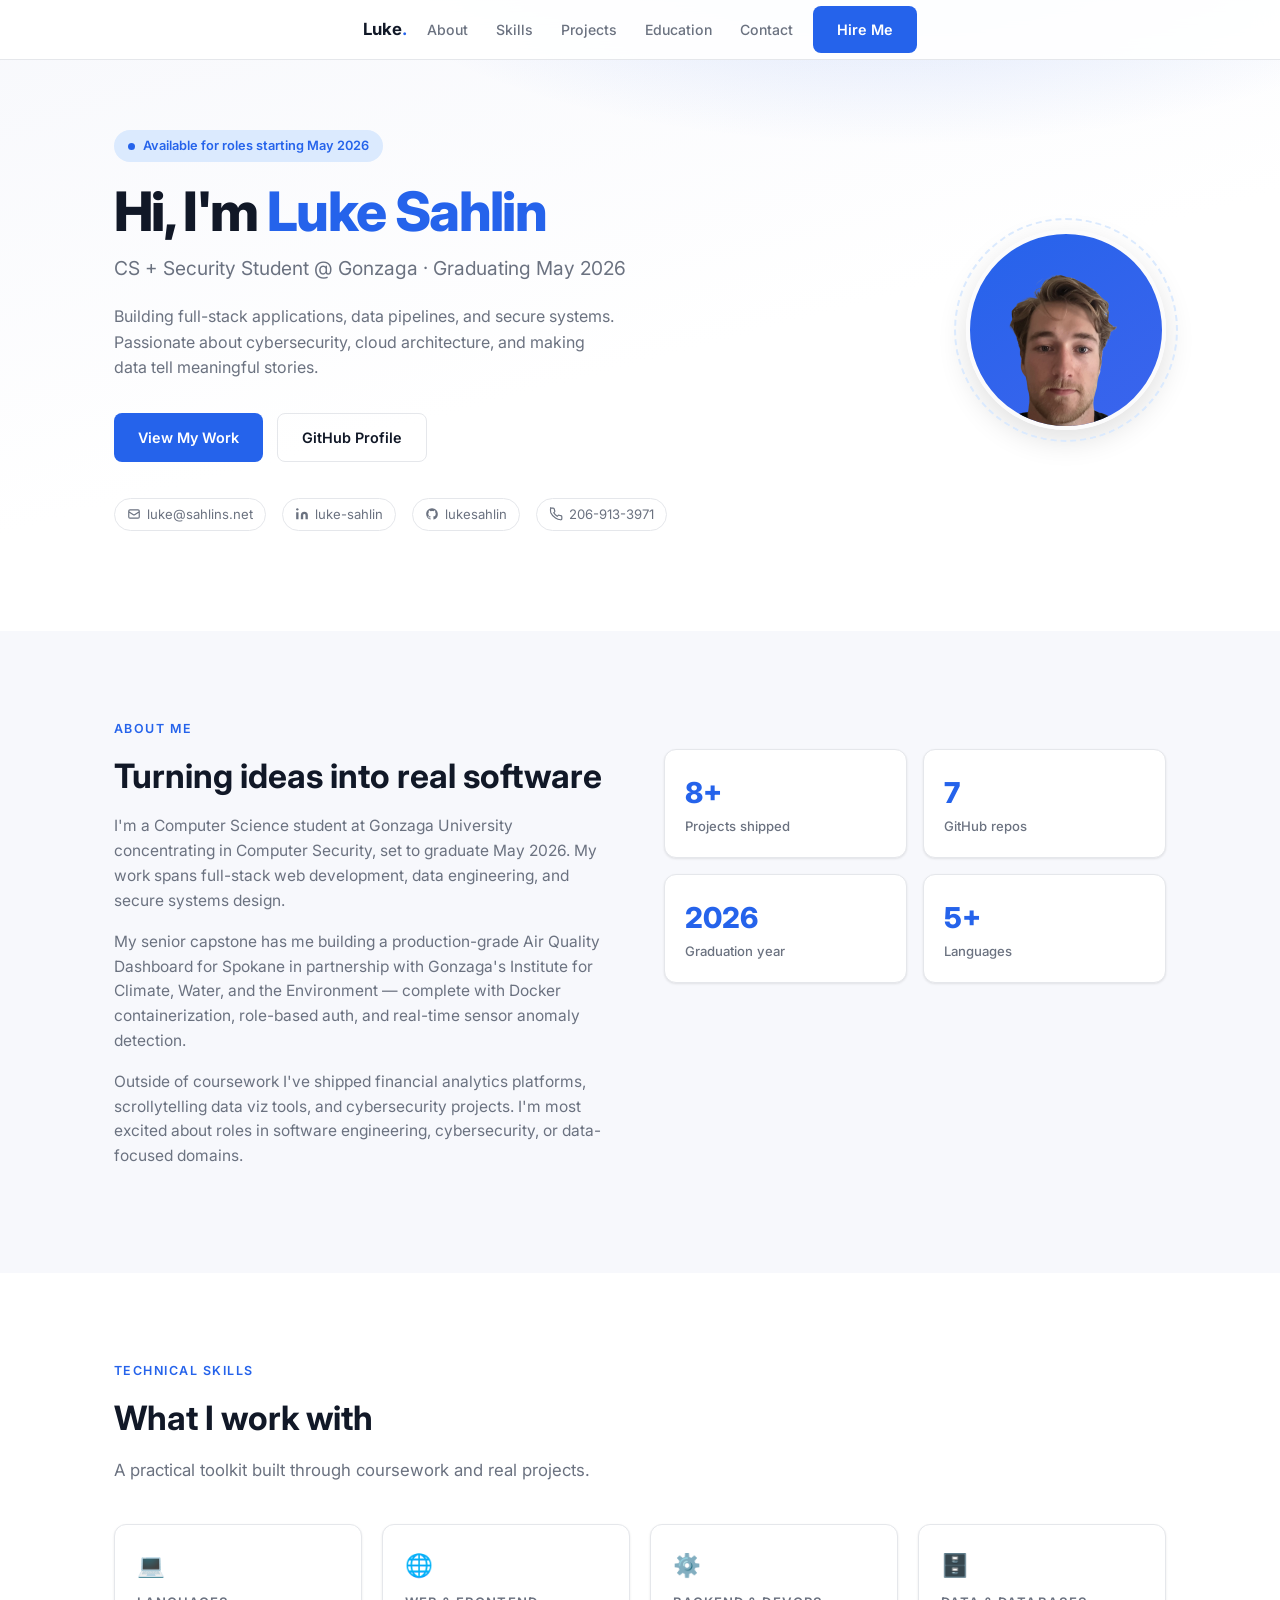
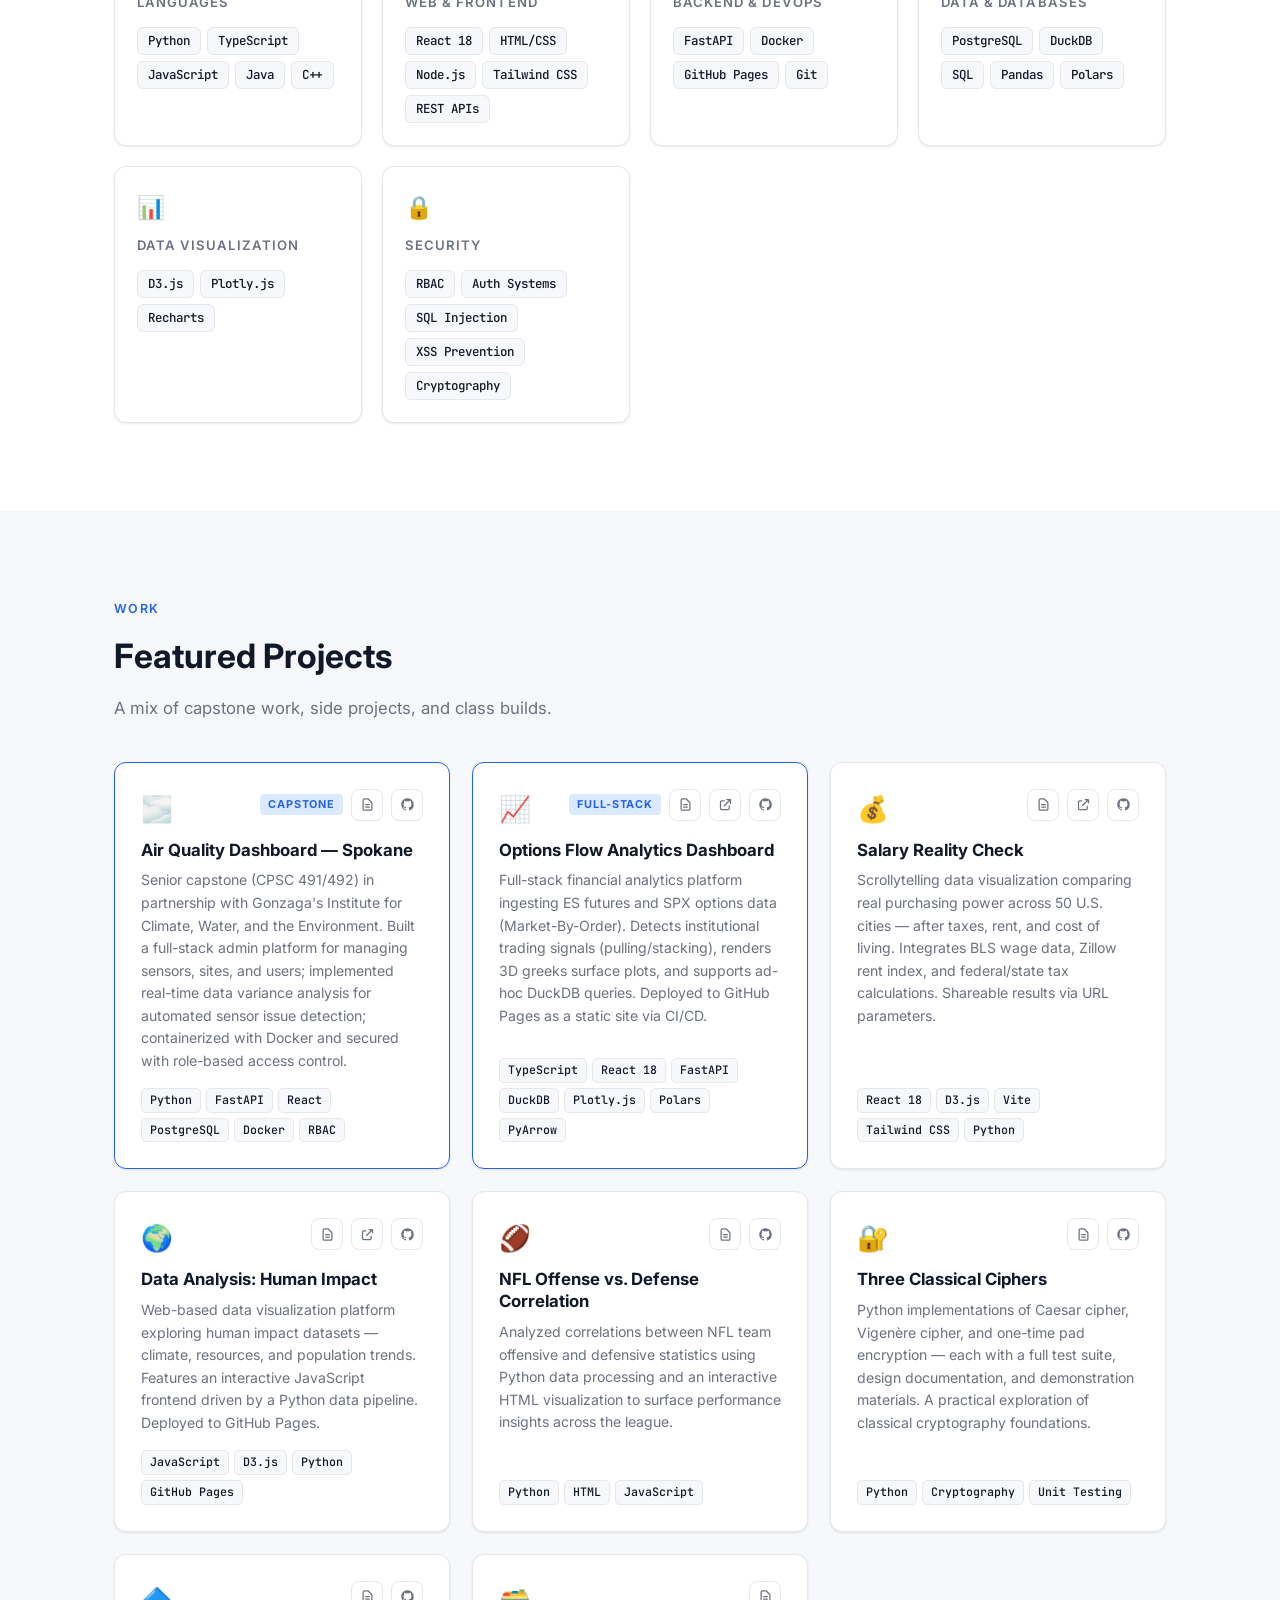
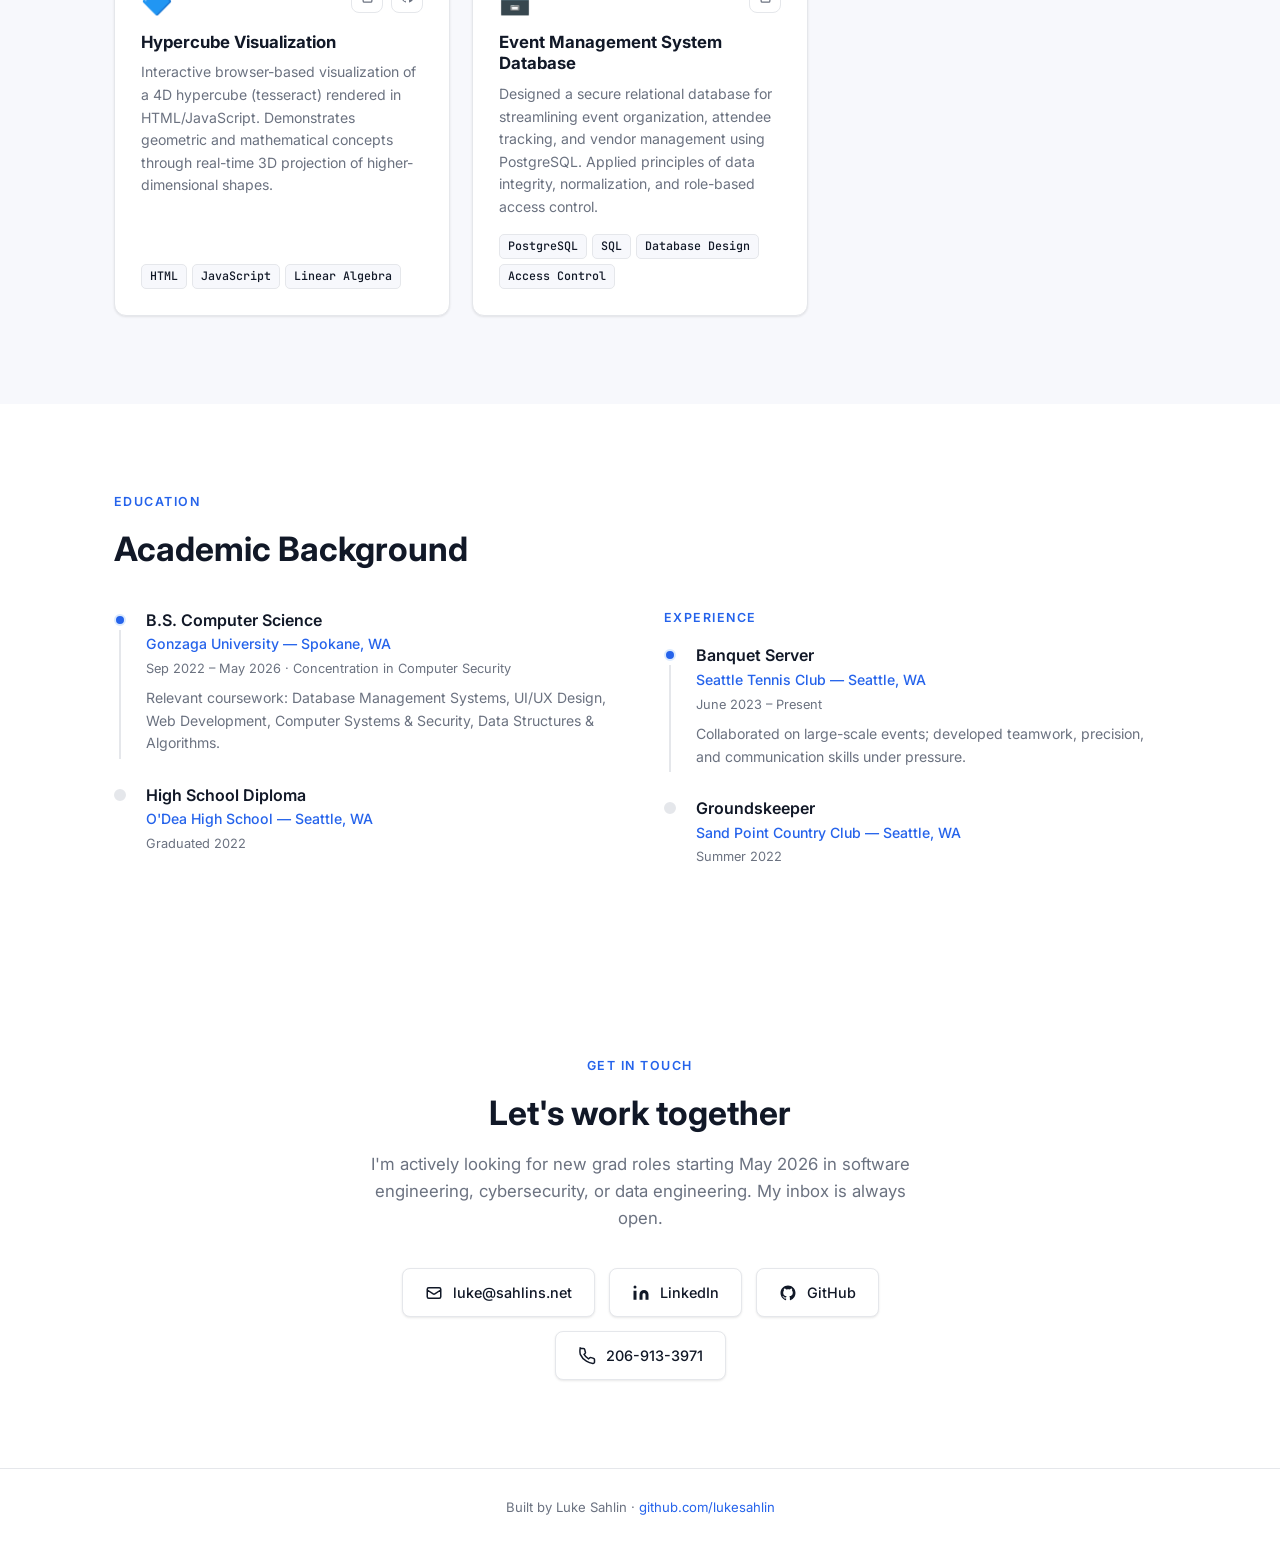
<file: index.html>
<!DOCTYPE html>
<html lang="en">
<head>
  <meta charset="UTF-8" />
  <meta name="viewport" content="width=device-width, initial-scale=1.0" />
  <meta name="description" content="Luke Sahlin — CS and Security student at Gonzaga. Portfolio: full-stack apps, data engineering, and cybersecurity projects." />
  <meta name="theme-color" content="#2563eb" media="(prefers-color-scheme: light)" />
  <meta name="theme-color" content="#1e3a8a" media="(prefers-color-scheme: dark)" />
  <title>Luke Sahlin | CS Portfolio</title>
  <link rel="preconnect" href="https://fonts.googleapis.com" />
  <link rel="preconnect" href="https://fonts.gstatic.com" crossorigin />
  <link href="https://fonts.googleapis.com/css2?family=Inter:wght@300;400;500;600;700;800&family=JetBrains+Mono:wght@400;500&display=swap" rel="stylesheet" />
  <style>
    /* ===== RESET & VARIABLES ===== */
    *, *::before, *::after { box-sizing: border-box; margin: 0; padding: 0; }
    :root {
      --bg: #ffffff;
      --bg-alt: #f7f8fc;
      --bg-card: #ffffff;
      --text: #111827;
      --text-muted: #6b7280;
      --accent: #2563eb;
      --accent-light: #dbeafe;
      --accent-hover: #1d4ed8;
      --border: #e5e7eb;
      --border-hover: #d1d5db;
      --shadow: 0 1px 3px rgba(0,0,0,.06), 0 1px 2px rgba(0,0,0,.04);
      --shadow-md: 0 4px 12px rgba(0,0,0,.08), 0 2px 4px rgba(0,0,0,.04);
      --shadow-lg: 0 10px 30px rgba(0,0,0,.12);
      --radius: 12px;
      --radius-sm: 8px;
      --transition: 0.2s ease;
      --max-w: 1100px;
    }
    @media (prefers-color-scheme: dark) {
      :root {
        --bg: #0c0f14;
        --bg-alt: #12161e;
        --bg-card: #161b26;
        --text: #f1f5f9;
        --text-muted: #94a3b8;
        --accent: #60a5fa;
        --accent-light: rgba(96, 165, 250, 0.15);
        --accent-hover: #93c5fd;
        --border: #2d3748;
        --border-hover: #475569;
        --shadow: 0 1px 3px rgba(0,0,0,.25), 0 1px 2px rgba(0,0,0,.2);
        --shadow-md: 0 4px 16px rgba(0,0,0,.35);
        --shadow-lg: 0 12px 40px rgba(0,0,0,.45);
      }
    }
    @media (prefers-reduced-motion: reduce) {
      html { scroll-behavior: auto; }
      *, *::before, *::after {
        animation-duration: 0.01ms !important;
        animation-iteration-count: 1 !important;
        transition-duration: 0.01ms !important;
      }
    }
    html { scroll-behavior: smooth; }
    body { font-family: 'Inter', sans-serif; background: var(--bg); color: var(--text); line-height: 1.6; }
    a { color: inherit; text-decoration: none; }
    a:focus-visible, button:focus-visible, .btn:focus-visible {
      outline: 2px solid var(--accent);
      outline-offset: 3px;
    }
    .skip-link {
      position: absolute; left: 12px; top: -100px; z-index: 200;
      padding: 10px 18px; background: var(--accent); color: #fff;
      font-weight: 600; font-size: 0.875rem; border-radius: var(--radius-sm);
      transition: top 0.2s ease;
    }
    .skip-link:focus { top: 12px; }
    img { display: block; max-width: 100%; }

    /* ===== UTILITY ===== */
    .container { max-width: var(--max-w); margin: 0 auto; padding: 0 24px; }
    .tag {
      display: inline-block; font-size: 0.75rem; font-weight: 500;
      background: var(--accent-light); color: var(--accent);
      padding: 3px 10px; border-radius: 999px; letter-spacing: .02em;
    }
    .tag.dark { background: var(--text); color: #fff; }
    .section-label {
      font-size: 0.78rem; font-weight: 600; letter-spacing: .12em;
      text-transform: uppercase; color: var(--accent); margin-bottom: 10px;
    }
    .section-title {
      font-size: clamp(1.6rem, 3vw, 2.1rem); font-weight: 700;
      color: var(--text); margin-bottom: 12px;
    }
    .section-sub { font-size: 1.05rem; color: var(--text-muted); max-width: 580px; }
    section { padding: 88px 0; }
    section:nth-child(even) { background: var(--bg-alt); }

    /* ===== NAV ===== */
    nav {
      position: fixed; top: 0; left: 0; right: 0; z-index: 100;
      background: var(--bg);
      background: color-mix(in srgb, var(--bg) 92%, transparent);
      backdrop-filter: blur(12px);
      -webkit-backdrop-filter: blur(12px);
      border-bottom: 1px solid var(--border);
      height: 60px; display: flex; align-items: center;
      transition: box-shadow 0.2s ease;
    }
    nav.is-scrolled { box-shadow: var(--shadow-md); }
    .nav-inner {
      display: flex; align-items: center; gap: clamp(10px, 2.5vw, 20px);
      width: 100%; min-width: 0;
    }
    .nav-logo { flex-shrink: 0; font-weight: 700; font-size: 1.05rem; letter-spacing: -.01em; }
    .nav-logo span { color: var(--accent); }
    .nav-links {
      display: flex; flex: 1 1 auto; min-width: 0; justify-content: center;
      gap: clamp(12px, 2.2vw, 28px); list-style: none;
    }
    .nav-links a { font-size: 0.88rem; font-weight: 500; color: var(--text-muted); transition: color var(--transition); }
    .nav-links a:hover { color: var(--accent); }
    .nav-cta {
      flex-shrink: 0; white-space: nowrap;
      font-size: 0.85rem; font-weight: 600; background: var(--accent);
      color: #fff; padding: 8px 16px; border-radius: var(--radius-sm);
      transition: background var(--transition), transform var(--transition);
    }
    .nav-cta:hover { background: var(--accent-hover); transform: translateY(-1px); }
    .nav-toggle {
      display: none; flex-shrink: 0; align-items: center; justify-content: center;
      width: 44px; height: 44px; margin: 0 -8px 0 0;
      border: 1px solid var(--border); border-radius: var(--radius-sm);
      background: var(--bg-card); color: var(--text); cursor: pointer;
      transition: border-color var(--transition), background var(--transition);
    }
    .nav-toggle:hover { border-color: var(--accent); }
    .nav-toggle svg { width: 22px; height: 22px; }
    .nav-overlay { display: none; }
    @media (max-width: 960px) {
      .nav-overlay {
        display: block; position: fixed; inset: 60px 0 0; z-index: 99;
        background: rgba(0,0,0,.4); opacity: 0; pointer-events: none;
        visibility: hidden;
        transition: opacity 0.25s ease, visibility 0.25s ease;
      }
      .nav-overlay.is-visible {
        opacity: 1; pointer-events: auto; visibility: visible;
      }
    }

    /* ===== HERO ===== */
    #hero {
      padding-top: 130px; padding-bottom: 100px;
      background:
        radial-gradient(ellipse 80% 60% at 70% -10%, color-mix(in srgb, var(--accent) 18%, transparent), transparent 55%),
        linear-gradient(165deg, var(--bg-alt) 0%, var(--bg) 55%);
    }
    .hero-inner {
      display: grid; grid-template-columns: minmax(0, 1fr) auto;
      gap: clamp(32px, 5vw, 60px); align-items: center;
    }
    .hero-badge {
      display: inline-flex; align-items: center; gap: 8px;
      background: var(--accent-light); color: var(--accent);
      font-size: 0.8rem; font-weight: 600; padding: 6px 14px;
      border-radius: 999px; margin-bottom: 20px;
    }
    .hero-badge::before { content: ''; width: 7px; height: 7px; border-radius: 50%; background: var(--accent); animation: pulse 2s infinite; }
    @keyframes pulse { 0%,100% { opacity: 1; } 50% { opacity: .4; } }
    .hero-name {
      font-size: clamp(2.4rem, 5vw, 3.4rem); font-weight: 800;
      line-height: 1.08; letter-spacing: -.03em; margin-bottom: 12px;
    }
    .hero-name .accent { color: var(--accent); }
    .hero-role {
      font-size: 1.2rem; font-weight: 400; color: var(--text-muted);
      margin-bottom: 20px;
    }
    .hero-desc { font-size: 1rem; color: var(--text-muted); max-width: 500px; margin-bottom: 32px; }
    .hero-actions { display: flex; gap: 14px; flex-wrap: wrap; margin-bottom: 36px; }
    .btn {
      display: inline-flex; align-items: center; gap: 8px;
      font-size: 0.9rem; font-weight: 600; padding: 12px 24px;
      border-radius: var(--radius-sm); transition: all var(--transition); cursor: pointer; border: none;
    }
    .btn-primary { background: var(--accent); color: #fff; }
    .btn-primary:hover { background: var(--accent-hover); transform: translateY(-2px); box-shadow: 0 6px 16px rgba(37,99,235,.35); }
    .btn-outline { background: transparent; color: var(--text); border: 1.5px solid var(--border); }
    .btn-outline:hover { border-color: var(--accent); color: var(--accent); transform: translateY(-2px); }
    .hero-contacts { display: flex; gap: 16px; flex-wrap: wrap; }
    .contact-chip {
      display: inline-flex; align-items: center; gap: 6px;
      font-size: 0.82rem; color: var(--text-muted);
      background: var(--bg-card); border: 1px solid var(--border);
      padding: 5px 12px; border-radius: 999px;
      transition: border-color var(--transition), color var(--transition);
    }
    .contact-chip:hover { border-color: var(--accent); color: var(--accent); }
    .contact-chip svg { width: 14px; height: 14px; flex-shrink: 0; }

    /* Profile Photo — ring sits outside crop so it is not clipped */
    .hero-photo-wrap {
      flex-shrink: 0; justify-self: center;
      padding: 16px;
      margin: -16px;
    }
    .hero-photo {
      width: 200px; height: 200px;
      position: relative;
      display: flex; align-items: center; justify-content: center;
      overflow: visible;
    }
    .hero-photo-crop {
      width: 100%; height: 100%; border-radius: 50%;
      overflow: hidden;
      border: 4px solid color-mix(in srgb, var(--bg-card) 85%, var(--border));
      box-shadow: var(--shadow-lg);
      background: linear-gradient(145deg, var(--accent), color-mix(in srgb, var(--accent) 65%, #6366f1));
      display: flex; align-items: center; justify-content: center;
      color: #fff; font-size: 3rem; font-weight: 700;
      position: relative; z-index: 1;
    }
    .hero-photo img {
      width: 100%; height: 100%; object-fit: cover; object-position: center 28%;
      position: relative; z-index: 1;
      display: block;
    }
    .hero-photo-fallback {
      position: absolute; inset: 0; z-index: 0;
      display: none; align-items: center; justify-content: center;
    }
    .hero-photo.is-fallback .hero-photo-fallback { display: flex; }
    .hero-photo.is-fallback .hero-photo-crop img {
      display: none;
    }
    .hero-photo-ring {
      position: absolute; inset: -12px; z-index: 2;
      border: 2px dashed var(--accent-light);
      border-radius: 50%; animation: spin 20s linear infinite;
      pointer-events: none;
    }
    @keyframes spin { to { transform: rotate(360deg); } }

    /* ===== ABOUT ===== */
    .about-grid { display: grid; grid-template-columns: 1fr 1fr; gap: 48px; align-items: start; }
    .about-text p { color: var(--text-muted); margin-bottom: 16px; font-size: 0.97rem; }
    .about-stats { display: grid; grid-template-columns: 1fr 1fr; gap: 16px; }
    .stat-card {
      background: var(--bg-card); border: 1px solid var(--border);
      border-radius: var(--radius); padding: 20px;
      box-shadow: var(--shadow);
    }
    .stat-num { font-size: 1.8rem; font-weight: 800; color: var(--accent); }
    .stat-label { font-size: 0.82rem; color: var(--text-muted); font-weight: 500; }

    /* ===== SKILLS ===== */
    .skills-grid { display: grid; grid-template-columns: repeat(auto-fit, minmax(220px, 1fr)); gap: 20px; }
    .skill-category {
      background: var(--bg-card); border: 1px solid var(--border);
      border-radius: var(--radius); padding: 22px;
      box-shadow: var(--shadow); transition: box-shadow var(--transition), transform var(--transition);
    }
    .skill-category:hover { box-shadow: var(--shadow-md); transform: translateY(-2px); }
    .skill-cat-icon { font-size: 1.4rem; margin-bottom: 10px; }
    .skill-cat-name { font-size: 0.82rem; font-weight: 600; color: var(--text-muted); text-transform: uppercase; letter-spacing: .08em; margin-bottom: 14px; }
    .skill-tags { display: flex; flex-wrap: wrap; gap: 6px; }
    .skill-tag {
      font-size: 0.78rem; font-weight: 500;
      background: var(--bg-alt); color: var(--text);
      border: 1px solid var(--border); padding: 3px 10px;
      border-radius: 6px; font-family: 'JetBrains Mono', monospace;
    }

    /* ===== PROJECTS ===== */
    .projects-grid { display: grid; grid-template-columns: repeat(auto-fit, minmax(320px, 1fr)); gap: 22px; }
    .project-card {
      background: var(--bg-card); border: 1px solid var(--border);
      border-radius: var(--radius); padding: 26px;
      box-shadow: var(--shadow); display: flex; flex-direction: column;
      transition: box-shadow var(--transition), transform var(--transition), border-color var(--transition);
    }
    .project-card:hover { box-shadow: var(--shadow-md); transform: translateY(-3px); border-color: var(--border-hover); }
    .project-card.featured { border-color: var(--accent); border-width: 1.5px; }
    .project-header { display: flex; align-items: flex-start; justify-content: space-between; margin-bottom: 10px; gap: 12px; }
    .project-icon { font-size: 1.6rem; }
    .project-links { display: flex; gap: 8px; flex-shrink: 0; }
    .project-link {
      display: flex; align-items: center; justify-content: center;
      width: 32px; height: 32px; border-radius: 8px;
      border: 1px solid var(--border); color: var(--text-muted);
      transition: all var(--transition);
    }
    .project-link:hover { border-color: var(--accent); color: var(--accent); background: var(--accent-light); }
    .project-link svg { width: 15px; height: 15px; }
    .project-badge {
      font-size: 0.68rem; font-weight: 700; letter-spacing: .08em;
      text-transform: uppercase; color: var(--accent);
      background: var(--accent-light); padding: 2px 8px;
      border-radius: 4px; white-space: nowrap;
    }
    .project-name { font-size: 1.05rem; font-weight: 700; margin-bottom: 8px; line-height: 1.3; }
    .project-name a { color: inherit; transition: color var(--transition); }
    .project-name a:hover { color: var(--accent); }
    .project-desc { font-size: 0.88rem; color: var(--text-muted); flex: 1; margin-bottom: 16px; line-height: 1.6; }
    .project-tech { display: flex; flex-wrap: wrap; gap: 5px; }
    .tech-tag {
      font-size: 0.73rem; font-weight: 500;
      background: var(--bg-alt); color: var(--text);
      border: 1px solid var(--border); padding: 2px 8px;
      border-radius: 5px; font-family: 'JetBrains Mono', monospace;
    }

    /* ===== EXPERIENCE & EDUCATION ===== */
    .timeline { display: flex; flex-direction: column; gap: 24px; max-width: 700px; }
    .timeline-item { display: flex; gap: 20px; }
    .timeline-dot-wrap { display: flex; flex-direction: column; align-items: center; gap: 0; }
    .timeline-dot {
      width: 12px; height: 12px; border-radius: 50%;
      background: var(--accent); border: 2px solid var(--accent-light);
      flex-shrink: 0; margin-top: 6px;
    }
    .timeline-line { width: 2px; flex: 1; background: var(--border); margin-top: 4px; min-height: 20px; }
    .timeline-content { padding-bottom: 4px; }
    .timeline-role { font-size: 1rem; font-weight: 600; }
    .timeline-org { font-size: 0.88rem; color: var(--accent); font-weight: 500; }
    .timeline-meta { font-size: 0.8rem; color: var(--text-muted); margin: 3px 0 8px; }
    .timeline-desc { font-size: 0.88rem; color: var(--text-muted); }

    /* ===== CONTACT ===== */
    .contact-inner { max-width: 560px; margin: 0 auto; text-align: center; }
    .contact-inner .section-title { text-align: center; }
    .contact-inner .section-sub { margin: 0 auto 36px; }
    .contact-links { display: flex; flex-wrap: wrap; justify-content: center; gap: 14px; }
    .contact-link-card {
      display: inline-flex; align-items: center; gap: 10px;
      background: var(--bg-card); border: 1px solid var(--border);
      padding: 12px 22px; border-radius: var(--radius-sm);
      font-size: 0.9rem; font-weight: 500;
      box-shadow: var(--shadow); transition: all var(--transition);
    }
    .contact-link-card:hover { border-color: var(--accent); color: var(--accent); transform: translateY(-2px); box-shadow: var(--shadow-md); }
    .contact-link-card svg { width: 18px; height: 18px; }

    /* ===== FOOTER ===== */
    footer {
      border-top: 1px solid var(--border); padding: 28px 0;
      text-align: center; font-size: 0.82rem; color: var(--text-muted);
    }
    footer a { color: var(--accent); }

    .edu-grid { display: grid; grid-template-columns: 1fr 1fr; gap: 48px; margin-top: 32px; }

    /* ===== RESPONSIVE ===== */
    .nav-hire-mobile { display: none; }
    @media (max-width: 1100px) {
      .nav-links a { font-size: 0.82rem; }
      .nav-cta { font-size: 0.8rem; padding: 8px 12px; }
    }
    @media (max-width: 960px) {
      .nav-toggle { display: flex; }
      .nav-cta { display: none; }
      .nav-links {
        flex: none; justify-content: flex-start;
        position: fixed; top: 60px; right: 0; bottom: 0;
        width: min(300px, 88vw);
        flex-direction: column; gap: 0; padding: 16px 0;
        background: var(--bg-card);
        background: color-mix(in srgb, var(--bg-card) 98%, transparent);
        backdrop-filter: blur(12px);
        -webkit-backdrop-filter: blur(12px);
        border-left: 1px solid var(--border);
        box-shadow: var(--shadow-lg);
        transform: translateX(100%);
        transition: transform 0.28s cubic-bezier(0.4, 0, 0.2, 1);
        z-index: 101;
      }
      .nav-links.is-open { transform: translateX(0); }
      .nav-links li { border-bottom: 1px solid var(--border); }
      .nav-links a {
        display: block; padding: 16px 24px; font-size: 0.95rem;
        color: var(--text);
      }
      .nav-links a:hover { background: var(--bg-alt); }
      .nav-hire-mobile {
        display: list-item; list-style: none; margin: 8px 16px 0;
        padding-top: 12px; border-top: 1px solid var(--border);
      }
      .nav-links .nav-hire-mobile-link {
        display: block; padding: 12px 18px; text-align: center;
        font-size: 0.9rem; font-weight: 600; border-radius: var(--radius-sm);
        background: var(--accent); color: #fff !important;
      }
      .nav-links .nav-hire-mobile-link:hover {
        background: var(--accent-hover); color: #fff !important;
      }
    }
    @media (max-width: 768px) {
      .hero-inner { grid-template-columns: 1fr; }
      .hero-photo-wrap { display: flex; justify-content: center; order: -1; }
      .hero-photo { width: 160px; height: 160px; }
      .hero-photo-crop { font-size: 2.5rem; }
      .about-grid { grid-template-columns: 1fr; }
      section { padding: 60px 0; }
    }
    @media (max-width: 640px) {
      .edu-grid { grid-template-columns: 1fr; }
    }
  </style>
</head>
<body>

<a class="skip-link" href="#main">Skip to content</a>

<!-- ===== NAV ===== -->
<nav id="site-nav" aria-label="Primary">
  <div class="container">
    <div class="nav-inner">
      <a href="#hero" class="nav-logo">Luke<span>.</span></a>
      <ul class="nav-links" id="primary-nav" role="list">
        <li><a href="#about">About</a></li>
        <li><a href="#skills">Skills</a></li>
        <li><a href="#projects">Projects</a></li>
        <li><a href="#education">Education</a></li>
        <li><a href="#contact">Contact</a></li>
        <li class="nav-hire-mobile">
          <a href="mailto:luke@sahlins.net" class="nav-hire-mobile-link">Hire Me</a>
        </li>
      </ul>
      <a href="mailto:luke@sahlins.net" class="btn btn-primary nav-cta">Hire Me</a>
      <button type="button" class="nav-toggle" id="nav-toggle" aria-expanded="false" aria-controls="primary-nav" aria-label="Open menu">
        <svg xmlns="http://www.w3.org/2000/svg" fill="none" viewBox="0 0 24 24" stroke="currentColor" stroke-width="2" aria-hidden="true"><path stroke-linecap="round" d="M4 7h16M4 12h16M4 17h16"/></svg>
      </button>
    </div>
  </div>
</nav>
<div class="nav-overlay" id="nav-overlay" aria-hidden="true"></div>

<main id="main">
<!-- ===== HERO ===== -->
<section id="hero">
  <div class="container">
    <div class="hero-inner">
      <div>
        <div class="hero-badge">Available for roles starting May 2026</div>
        <h1 class="hero-name">Hi, I'm <span class="accent">Luke Sahlin</span></h1>
        <p class="hero-role">CS + Security Student @ Gonzaga · Graduating May 2026</p>
        <p class="hero-desc">
          Building full-stack applications, data pipelines, and secure systems. Passionate about cybersecurity,
          cloud architecture, and making data tell meaningful stories.
        </p>
        <div class="hero-actions">
          <a href="#projects" class="btn btn-primary">View My Work</a>
          <a href="https://github.com/lukesahlin" target="_blank" rel="noopener" class="btn btn-outline">GitHub Profile</a>
        </div>
        <div class="hero-contacts">
          <a href="mailto:luke@sahlins.net" class="contact-chip">
            <svg xmlns="http://www.w3.org/2000/svg" fill="none" viewBox="0 0 24 24" stroke="currentColor" stroke-width="2"><path d="M3 8l7.89 5.26a2 2 0 002.22 0L21 8M5 19h14a2 2 0 002-2V7a2 2 0 00-2-2H5a2 2 0 00-2 2v10a2 2 0 002 2z"/></svg>
            luke@sahlins.net
          </a>
          <a href="https://linkedin.com/in/luke-sahlin" target="_blank" rel="noopener" class="contact-chip">
            <svg xmlns="http://www.w3.org/2000/svg" viewBox="0 0 24 24" fill="currentColor"><path d="M16 8a6 6 0 016 6v7h-4v-7a2 2 0 00-2-2 2 2 0 00-2 2v7h-4v-7a6 6 0 016-6zM2 9h4v12H2z"/><circle cx="4" cy="4" r="2"/></svg>
            luke-sahlin
          </a>
          <a href="https://github.com/lukesahlin" target="_blank" rel="noopener" class="contact-chip">
            <svg xmlns="http://www.w3.org/2000/svg" viewBox="0 0 24 24" fill="currentColor"><path d="M12 2C6.477 2 2 6.484 2 12.017c0 4.425 2.865 8.18 6.839 9.504.5.092.682-.217.682-.483 0-.237-.008-.868-.013-1.703-2.782.605-3.369-1.343-3.369-1.343-.454-1.158-1.11-1.466-1.11-1.466-.908-.62.069-.608.069-.608 1.003.07 1.531 1.032 1.531 1.032.892 1.53 2.341 1.088 2.91.832.092-.647.35-1.088.636-1.338-2.22-.253-4.555-1.113-4.555-4.951 0-1.093.39-1.988 1.029-2.688-.103-.253-.446-1.272.098-2.65 0 0 .84-.27 2.75 1.026A9.564 9.564 0 0112 6.844c.85.004 1.705.115 2.504.337 1.909-1.296 2.747-1.027 2.747-1.027.546 1.379.202 2.398.1 2.651.64.7 1.028 1.595 1.028 2.688 0 3.848-2.339 4.695-4.566 4.943.359.309.678.92.678 1.855 0 1.338-.012 2.419-.012 2.745 0 .268.18.58.688.482A10.019 10.019 0 0022 12.017C22 6.484 17.522 2 12 2z"/></svg>
            lukesahlin
          </a>
          <a href="tel:2069133971" class="contact-chip">
            <svg xmlns="http://www.w3.org/2000/svg" fill="none" viewBox="0 0 24 24" stroke="currentColor" stroke-width="2"><path d="M22 16.92v3a2 2 0 01-2.18 2 19.79 19.79 0 01-8.63-3.07A19.5 19.5 0 013.07 9.8 19.79 19.79 0 013 1.18 2 2 0 014.11 2h3a2 2 0 012 1.72 12.84 12.84 0 00.7 2.81 2 2 0 01-.45 2.11L8.09 9.91a16 16 0 006 6l1.27-1.27a2 2 0 012.11-.45 12.84 12.84 0 002.81.7A2 2 0 0122 16.92z"/></svg>
            206-913-3971
          </a>
        </div>
      </div>

      <div class="hero-photo-wrap">
        <div class="hero-photo" id="profile-photo">
          <div class="hero-photo-ring" aria-hidden="true"></div>
          <div class="hero-photo-crop">
            <img
              id="profile-img"
              src="headshot.png"
              alt="Luke Sahlin"
              width="200"
              height="200"
              loading="eager"
              decoding="async"
              fetchpriority="high"
            />
            <span class="hero-photo-fallback" aria-hidden="true">LS</span>
          </div>
        </div>
      </div>
    </div>
  </div>
</section>

<!-- ===== ABOUT ===== -->
<section id="about">
  <div class="container">
    <div class="section-label">About Me</div>
    <div class="about-grid">
      <div class="about-text">
        <h2 class="section-title">Turning ideas into real software</h2>
        <p>
          I'm a Computer Science student at Gonzaga University concentrating in Computer Security, set to graduate May 2026.
          My work spans full-stack web development, data engineering, and secure systems design.
        </p>
        <p>
          My senior capstone has me building a production-grade Air Quality Dashboard for Spokane in partnership with
          Gonzaga's Institute for Climate, Water, and the Environment — complete with Docker containerization, role-based auth,
          and real-time sensor anomaly detection.
        </p>
        <p>
          Outside of coursework I've shipped financial analytics platforms, scrollytelling data viz tools,
          and cybersecurity projects. I'm most excited about roles in software engineering, cybersecurity, or
          data-focused domains.
        </p>
      </div>
      <div class="about-stats">
        <div class="stat-card">
          <div class="stat-num">8+</div>
          <div class="stat-label">Projects shipped</div>
        </div>
        <div class="stat-card">
          <div class="stat-num">7</div>
          <div class="stat-label">GitHub repos</div>
        </div>
        <div class="stat-card">
          <div class="stat-num">2026</div>
          <div class="stat-label">Graduation year</div>
        </div>
        <div class="stat-card">
          <div class="stat-num">5+</div>
          <div class="stat-label">Languages</div>
        </div>
      </div>
    </div>
  </div>
</section>

<!-- ===== SKILLS ===== -->
<section id="skills">
  <div class="container">
    <div class="section-label">Technical Skills</div>
    <h2 class="section-title">What I work with</h2>
    <p class="section-sub" style="margin-bottom:40px">A practical toolkit built through coursework and real projects.</p>
    <div class="skills-grid">
      <div class="skill-category">
        <div class="skill-cat-icon">💻</div>
        <div class="skill-cat-name">Languages</div>
        <div class="skill-tags">
          <span class="skill-tag">Python</span>
          <span class="skill-tag">TypeScript</span>
          <span class="skill-tag">JavaScript</span>
          <span class="skill-tag">Java</span>
          <span class="skill-tag">C++</span>
        </div>
      </div>
      <div class="skill-category">
        <div class="skill-cat-icon">🌐</div>
        <div class="skill-cat-name">Web & Frontend</div>
        <div class="skill-tags">
          <span class="skill-tag">React 18</span>
          <span class="skill-tag">HTML/CSS</span>
          <span class="skill-tag">Node.js</span>
          <span class="skill-tag">Tailwind CSS</span>
          <span class="skill-tag">REST APIs</span>
        </div>
      </div>
      <div class="skill-category">
        <div class="skill-cat-icon">⚙️</div>
        <div class="skill-cat-name">Backend & DevOps</div>
        <div class="skill-tags">
          <span class="skill-tag">FastAPI</span>
          <span class="skill-tag">Docker</span>
          <span class="skill-tag">GitHub Pages</span>
          <span class="skill-tag">Git</span>
        </div>
      </div>
      <div class="skill-category">
        <div class="skill-cat-icon">🗄️</div>
        <div class="skill-cat-name">Data & Databases</div>
        <div class="skill-tags">
          <span class="skill-tag">PostgreSQL</span>
          <span class="skill-tag">DuckDB</span>
          <span class="skill-tag">SQL</span>
          <span class="skill-tag">Pandas</span>
          <span class="skill-tag">Polars</span>
        </div>
      </div>
      <div class="skill-category">
        <div class="skill-cat-icon">📊</div>
        <div class="skill-cat-name">Data Visualization</div>
        <div class="skill-tags">
          <span class="skill-tag">D3.js</span>
          <span class="skill-tag">Plotly.js</span>
          <span class="skill-tag">Recharts</span>
        </div>
      </div>
      <div class="skill-category">
        <div class="skill-cat-icon">🔒</div>
        <div class="skill-cat-name">Security</div>
        <div class="skill-tags">
          <span class="skill-tag">RBAC</span>
          <span class="skill-tag">Auth Systems</span>
          <span class="skill-tag">SQL Injection</span>
          <span class="skill-tag">XSS Prevention</span>
          <span class="skill-tag">Cryptography</span>
        </div>
      </div>
    </div>
  </div>
</section>

<!-- ===== PROJECTS ===== -->
<section id="projects">
  <div class="container">
    <div class="section-label">Work</div>
    <h2 class="section-title">Featured Projects</h2>
    <p class="section-sub" style="margin-bottom:40px">A mix of capstone work, side projects, and class builds.</p>
    <div class="projects-grid">

      <!-- Air Quality Dashboard -->
      <div class="project-card featured">
        <div class="project-header">
          <span class="project-icon">🌫️</span>
          <div style="display:flex;align-items:center;gap:8px">
            <span class="project-badge">Capstone</span>
            <a href="projects/air-quality-dashboard.html" class="project-link" title="Project story">
              <svg xmlns="http://www.w3.org/2000/svg" fill="none" viewBox="0 0 24 24" stroke="currentColor" stroke-width="2" aria-hidden="true"><path stroke-linecap="round" stroke-linejoin="round" d="M9 12h6m-6 4h6m2 5H7a2 2 0 01-2-2V5a2 2 0 012-2h5.586a1 1 0 01.707.293l5.414 5.414a1 1 0 01.293.707V19a2 2 0 01-2 2z"/></svg>
            </a>
            <a href="https://github.com/lukesahlin" target="_blank" rel="noopener" class="project-link" title="GitHub">
              <svg xmlns="http://www.w3.org/2000/svg" viewBox="0 0 24 24" fill="currentColor"><path d="M12 2C6.477 2 2 6.484 2 12.017c0 4.425 2.865 8.18 6.839 9.504.5.092.682-.217.682-.483 0-.237-.008-.868-.013-1.703-2.782.605-3.369-1.343-3.369-1.343-.454-1.158-1.11-1.466-1.11-1.466-.908-.62.069-.608.069-.608 1.003.07 1.531 1.032 1.531 1.032.892 1.53 2.341 1.088 2.91.832.092-.647.35-1.088.636-1.338-2.22-.253-4.555-1.113-4.555-4.951 0-1.093.39-1.988 1.029-2.688-.103-.253-.446-1.272.098-2.65 0 0 .84-.27 2.75 1.026A9.564 9.564 0 0112 6.844c.85.004 1.705.115 2.504.337 1.909-1.296 2.747-1.027 2.747-1.027.546 1.379.202 2.398.1 2.651.64.7 1.028 1.595 1.028 2.688 0 3.848-2.339 4.695-4.566 4.943.359.309.678.92.678 1.855 0 1.338-.012 2.419-.012 2.745 0 .268.18.58.688.482A10.019 10.019 0 0022 12.017C22 6.484 17.522 2 12 2z"/></svg>
            </a>
          </div>
        </div>
        <h3 class="project-name"><a href="projects/air-quality-dashboard.html">Air Quality Dashboard — Spokane</a></h3>
        <p class="project-desc">
          Senior capstone (CPSC 491/492) in partnership with Gonzaga's Institute for Climate, Water, and the Environment.
          Built a full-stack admin platform for managing sensors, sites, and users; implemented real-time data variance analysis
          for automated sensor issue detection; containerized with Docker and secured with role-based access control.
        </p>
        <div class="project-tech">
          <span class="tech-tag">Python</span>
          <span class="tech-tag">FastAPI</span>
          <span class="tech-tag">React</span>
          <span class="tech-tag">PostgreSQL</span>
          <span class="tech-tag">Docker</span>
          <span class="tech-tag">RBAC</span>
        </div>
      </div>

      <!-- Options Flow Analytics -->
      <div class="project-card featured">
        <div class="project-header">
          <span class="project-icon">📈</span>
          <div style="display:flex;align-items:center;gap:8px">
            <span class="project-badge">Full-stack</span>
            <a href="projects/options-flow-analytics.html" class="project-link" title="Project story">
              <svg xmlns="http://www.w3.org/2000/svg" fill="none" viewBox="0 0 24 24" stroke="currentColor" stroke-width="2" aria-hidden="true"><path stroke-linecap="round" stroke-linejoin="round" d="M9 12h6m-6 4h6m2 5H7a2 2 0 01-2-2V5a2 2 0 012-2h5.586a1 1 0 01.707.293l5.414 5.414a1 1 0 01.293.707V19a2 2 0 01-2 2z"/></svg>
            </a>
            <a href="https://lukesahlin.github.io/loaded_lob_project/" target="_blank" rel="noopener" class="project-link" title="Live site">
              <svg xmlns="http://www.w3.org/2000/svg" fill="none" viewBox="0 0 24 24" stroke="currentColor" stroke-width="2" aria-hidden="true"><path stroke-linecap="round" stroke-linejoin="round" d="M10 6H6a2 2 0 00-2 2v10a2 2 0 002 2h10a2 2 0 002-2v-4M14 4h6m0 0v6m0-6L10 14"/></svg>
            </a>
            <a href="https://github.com/lukesahlin/loaded_lob_project" target="_blank" rel="noopener" class="project-link" title="GitHub">
              <svg xmlns="http://www.w3.org/2000/svg" viewBox="0 0 24 24" fill="currentColor"><path d="M12 2C6.477 2 2 6.484 2 12.017c0 4.425 2.865 8.18 6.839 9.504.5.092.682-.217.682-.483 0-.237-.008-.868-.013-1.703-2.782.605-3.369-1.343-3.369-1.343-.454-1.158-1.11-1.466-1.11-1.466-.908-.62.069-.608.069-.608 1.003.07 1.531 1.032 1.531 1.032.892 1.53 2.341 1.088 2.91.832.092-.647.35-1.088.636-1.338-2.22-.253-4.555-1.113-4.555-4.951 0-1.093.39-1.988 1.029-2.688-.103-.253-.446-1.272.098-2.65 0 0 .84-.27 2.75 1.026A9.564 9.564 0 0112 6.844c.85.004 1.705.115 2.504.337 1.909-1.296 2.747-1.027 2.747-1.027.546 1.379.202 2.398.1 2.651.64.7 1.028 1.595 1.028 2.688 0 3.848-2.339 4.695-4.566 4.943.359.309.678.92.678 1.855 0 1.338-.012 2.419-.012 2.745 0 .268.18.58.688.482A10.019 10.019 0 0022 12.017C22 6.484 17.522 2 12 2z"/></svg>
            </a>
          </div>
        </div>
        <h3 class="project-name"><a href="projects/options-flow-analytics.html">Options Flow Analytics Dashboard</a></h3>
        <p class="project-desc">
          Full-stack financial analytics platform ingesting ES futures and SPX options data (Market-By-Order).
          Detects institutional trading signals (pulling/stacking), renders 3D greeks surface plots, and supports
          ad-hoc DuckDB queries. Deployed to GitHub Pages as a static site via CI/CD.
        </p>
        <div class="project-tech">
          <span class="tech-tag">TypeScript</span>
          <span class="tech-tag">React 18</span>
          <span class="tech-tag">FastAPI</span>
          <span class="tech-tag">DuckDB</span>
          <span class="tech-tag">Plotly.js</span>
          <span class="tech-tag">Polars</span>
          <span class="tech-tag">PyArrow</span>
        </div>
      </div>

      <!-- Salary Reality Check -->
      <div class="project-card">
        <div class="project-header">
          <span class="project-icon">💰</span>
          <div style="display:flex;gap:8px">
            <a href="projects/salary-reality-check.html" class="project-link" title="Project story">
              <svg xmlns="http://www.w3.org/2000/svg" fill="none" viewBox="0 0 24 24" stroke="currentColor" stroke-width="2" aria-hidden="true"><path stroke-linecap="round" stroke-linejoin="round" d="M9 12h6m-6 4h6m2 5H7a2 2 0 01-2-2V5a2 2 0 012-2h5.586a1 1 0 01.707.293l5.414 5.414a1 1 0 01.293.707V19a2 2 0 01-2 2z"/></svg>
            </a>
            <a href="https://lukesahlin.github.io/Salary-Reality-Check/" target="_blank" rel="noopener" class="project-link" title="Live Demo">
              <svg xmlns="http://www.w3.org/2000/svg" fill="none" viewBox="0 0 24 24" stroke="currentColor" stroke-width="2"><path d="M10 6H6a2 2 0 00-2 2v10a2 2 0 002 2h10a2 2 0 002-2v-4M14 4h6m0 0v6m0-6L10 14"/></svg>
            </a>
            <a href="https://github.com/lukesahlin/Salary-Reality-Check" target="_blank" rel="noopener" class="project-link" title="GitHub">
              <svg xmlns="http://www.w3.org/2000/svg" viewBox="0 0 24 24" fill="currentColor"><path d="M12 2C6.477 2 2 6.484 2 12.017c0 4.425 2.865 8.18 6.839 9.504.5.092.682-.217.682-.483 0-.237-.008-.868-.013-1.703-2.782.605-3.369-1.343-3.369-1.343-.454-1.158-1.11-1.466-1.11-1.466-.908-.62.069-.608.069-.608 1.003.07 1.531 1.032 1.531 1.032.892 1.53 2.341 1.088 2.91.832.092-.647.35-1.088.636-1.338-2.22-.253-4.555-1.113-4.555-4.951 0-1.093.39-1.988 1.029-2.688-.103-.253-.446-1.272.098-2.65 0 0 .84-.27 2.75 1.026A9.564 9.564 0 0112 6.844c.85.004 1.705.115 2.504.337 1.909-1.296 2.747-1.027 2.747-1.027.546 1.379.202 2.398.1 2.651.64.7 1.028 1.595 1.028 2.688 0 3.848-2.339 4.695-4.566 4.943.359.309.678.92.678 1.855 0 1.338-.012 2.419-.012 2.745 0 .268.18.58.688.482A10.019 10.019 0 0022 12.017C22 6.484 17.522 2 12 2z"/></svg>
            </a>
          </div>
        </div>
        <h3 class="project-name"><a href="projects/salary-reality-check.html">Salary Reality Check</a></h3>
        <p class="project-desc">
          Scrollytelling data visualization comparing real purchasing power across 50 U.S. cities — after taxes,
          rent, and cost of living. Integrates BLS wage data, Zillow rent index, and federal/state tax calculations.
          Shareable results via URL parameters.
        </p>
        <div class="project-tech">
          <span class="tech-tag">React 18</span>
          <span class="tech-tag">D3.js</span>
          <span class="tech-tag">Vite</span>
          <span class="tech-tag">Tailwind CSS</span>
          <span class="tech-tag">Python</span>
        </div>
      </div>

      <!-- Data Analysis Human Impact -->
      <div class="project-card">
        <div class="project-header">
          <span class="project-icon">🌍</span>
          <div style="display:flex;gap:8px">
            <a href="projects/data-analysis-human-impact.html" class="project-link" title="Project story">
              <svg xmlns="http://www.w3.org/2000/svg" fill="none" viewBox="0 0 24 24" stroke="currentColor" stroke-width="2" aria-hidden="true"><path stroke-linecap="round" stroke-linejoin="round" d="M9 12h6m-6 4h6m2 5H7a2 2 0 01-2-2V5a2 2 0 012-2h5.586a1 1 0 01.707.293l5.414 5.414a1 1 0 01.293.707V19a2 2 0 01-2 2z"/></svg>
            </a>
            <a href="https://lukesahlin.github.io/Data_Analysis_Human_Impact/" target="_blank" rel="noopener" class="project-link" title="Live Demo">
              <svg xmlns="http://www.w3.org/2000/svg" fill="none" viewBox="0 0 24 24" stroke="currentColor" stroke-width="2"><path d="M10 6H6a2 2 0 00-2 2v10a2 2 0 002 2h10a2 2 0 002-2v-4M14 4h6m0 0v6m0-6L10 14"/></svg>
            </a>
            <a href="https://github.com/lukesahlin/Data_Analysis_Human_Impact" target="_blank" rel="noopener" class="project-link" title="GitHub">
              <svg xmlns="http://www.w3.org/2000/svg" viewBox="0 0 24 24" fill="currentColor"><path d="M12 2C6.477 2 2 6.484 2 12.017c0 4.425 2.865 8.18 6.839 9.504.5.092.682-.217.682-.483 0-.237-.008-.868-.013-1.703-2.782.605-3.369-1.343-3.369-1.343-.454-1.158-1.11-1.466-1.11-1.466-.908-.62.069-.608.069-.608 1.003.07 1.531 1.032 1.531 1.032.892 1.53 2.341 1.088 2.91.832.092-.647.35-1.088.636-1.338-2.22-.253-4.555-1.113-4.555-4.951 0-1.093.39-1.988 1.029-2.688-.103-.253-.446-1.272.098-2.65 0 0 .84-.27 2.75 1.026A9.564 9.564 0 0112 6.844c.85.004 1.705.115 2.504.337 1.909-1.296 2.747-1.027 2.747-1.027.546 1.379.202 2.398.1 2.651.64.7 1.028 1.595 1.028 2.688 0 3.848-2.339 4.695-4.566 4.943.359.309.678.92.678 1.855 0 1.338-.012 2.419-.012 2.745 0 .268.18.58.688.482A10.019 10.019 0 0022 12.017C22 6.484 17.522 2 12 2z"/></svg>
            </a>
          </div>
        </div>
        <h3 class="project-name"><a href="projects/data-analysis-human-impact.html">Data Analysis: Human Impact</a></h3>
        <p class="project-desc">
          Web-based data visualization platform exploring human impact datasets — climate, resources, and population
          trends. Features an interactive JavaScript frontend driven by a Python data pipeline. Deployed to GitHub Pages.
        </p>
        <div class="project-tech">
          <span class="tech-tag">JavaScript</span>
          <span class="tech-tag">D3.js</span>
          <span class="tech-tag">Python</span>
          <span class="tech-tag">GitHub Pages</span>
        </div>
      </div>

      <!-- NFL Correlation -->
      <div class="project-card">
        <div class="project-header">
          <span class="project-icon">🏈</span>
          <div style="display:flex;gap:8px">
            <a href="projects/nfl-correlation.html" class="project-link" title="Project story">
              <svg xmlns="http://www.w3.org/2000/svg" fill="none" viewBox="0 0 24 24" stroke="currentColor" stroke-width="2" aria-hidden="true"><path stroke-linecap="round" stroke-linejoin="round" d="M9 12h6m-6 4h6m2 5H7a2 2 0 01-2-2V5a2 2 0 012-2h5.586a1 1 0 01.707.293l5.414 5.414a1 1 0 01.293.707V19a2 2 0 01-2 2z"/></svg>
            </a>
            <a href="https://github.com/lukesahlin/nfl-offense-vs-defense-correlation" target="_blank" rel="noopener" class="project-link" title="GitHub">
              <svg xmlns="http://www.w3.org/2000/svg" viewBox="0 0 24 24" fill="currentColor"><path d="M12 2C6.477 2 2 6.484 2 12.017c0 4.425 2.865 8.18 6.839 9.504.5.092.682-.217.682-.483 0-.237-.008-.868-.013-1.703-2.782.605-3.369-1.343-3.369-1.343-.454-1.158-1.11-1.466-1.11-1.466-.908-.62.069-.608.069-.608 1.003.07 1.531 1.032 1.531 1.032.892 1.53 2.341 1.088 2.91.832.092-.647.35-1.088.636-1.338-2.22-.253-4.555-1.113-4.555-4.951 0-1.093.39-1.988 1.029-2.688-.103-.253-.446-1.272.098-2.65 0 0 .84-.27 2.75 1.026A9.564 9.564 0 0112 6.844c.85.004 1.705.115 2.504.337 1.909-1.296 2.747-1.027 2.747-1.027.546 1.379.202 2.398.1 2.651.64.7 1.028 1.595 1.028 2.688 0 3.848-2.339 4.695-4.566 4.943.359.309.678.92.678 1.855 0 1.338-.012 2.419-.012 2.745 0 .268.18.58.688.482A10.019 10.019 0 0022 12.017C22 6.484 17.522 2 12 2z"/></svg>
            </a>
          </div>
        </div>
        <h3 class="project-name"><a href="projects/nfl-correlation.html">NFL Offense vs. Defense Correlation</a></h3>
        <p class="project-desc">
          Analyzed correlations between NFL team offensive and defensive statistics using Python data processing
          and an interactive HTML visualization to surface performance insights across the league.
        </p>
        <div class="project-tech">
          <span class="tech-tag">Python</span>
          <span class="tech-tag">HTML</span>
          <span class="tech-tag">JavaScript</span>
        </div>
      </div>

      <!-- Three Classical Ciphers -->
      <div class="project-card">
        <div class="project-header">
          <span class="project-icon">🔐</span>
          <div style="display:flex;gap:8px">
            <a href="projects/three-classical-ciphers.html" class="project-link" title="Project story">
              <svg xmlns="http://www.w3.org/2000/svg" fill="none" viewBox="0 0 24 24" stroke="currentColor" stroke-width="2" aria-hidden="true"><path stroke-linecap="round" stroke-linejoin="round" d="M9 12h6m-6 4h6m2 5H7a2 2 0 01-2-2V5a2 2 0 012-2h5.586a1 1 0 01.707.293l5.414 5.414a1 1 0 01.293.707V19a2 2 0 01-2 2z"/></svg>
            </a>
            <a href="https://github.com/lukesahlin/three-classical-ciphers" target="_blank" rel="noopener" class="project-link" title="GitHub">
              <svg xmlns="http://www.w3.org/2000/svg" viewBox="0 0 24 24" fill="currentColor"><path d="M12 2C6.477 2 2 6.484 2 12.017c0 4.425 2.865 8.18 6.839 9.504.5.092.682-.217.682-.483 0-.237-.008-.868-.013-1.703-2.782.605-3.369-1.343-3.369-1.343-.454-1.158-1.11-1.466-1.11-1.466-.908-.62.069-.608.069-.608 1.003.07 1.531 1.032 1.531 1.032.892 1.53 2.341 1.088 2.91.832.092-.647.35-1.088.636-1.338-2.22-.253-4.555-1.113-4.555-4.951 0-1.093.39-1.988 1.029-2.688-.103-.253-.446-1.272.098-2.65 0 0 .84-.27 2.75 1.026A9.564 9.564 0 0112 6.844c.85.004 1.705.115 2.504.337 1.909-1.296 2.747-1.027 2.747-1.027.546 1.379.202 2.398.1 2.651.64.7 1.028 1.595 1.028 2.688 0 3.848-2.339 4.695-4.566 4.943.359.309.678.92.678 1.855 0 1.338-.012 2.419-.012 2.745 0 .268.18.58.688.482A10.019 10.019 0 0022 12.017C22 6.484 17.522 2 12 2z"/></svg>
            </a>
          </div>
        </div>
        <h3 class="project-name"><a href="projects/three-classical-ciphers.html">Three Classical Ciphers</a></h3>
        <p class="project-desc">
          Python implementations of Caesar cipher, Vigenère cipher, and one-time pad encryption — each with
          a full test suite, design documentation, and demonstration materials. A practical exploration of
          classical cryptography foundations.
        </p>
        <div class="project-tech">
          <span class="tech-tag">Python</span>
          <span class="tech-tag">Cryptography</span>
          <span class="tech-tag">Unit Testing</span>
        </div>
      </div>

      <!-- Hypercube Visualization -->
      <div class="project-card">
        <div class="project-header">
          <span class="project-icon">🔷</span>
          <div style="display:flex;gap:8px">
            <a href="projects/hypercube-visualization.html" class="project-link" title="Project story">
              <svg xmlns="http://www.w3.org/2000/svg" fill="none" viewBox="0 0 24 24" stroke="currentColor" stroke-width="2" aria-hidden="true"><path stroke-linecap="round" stroke-linejoin="round" d="M9 12h6m-6 4h6m2 5H7a2 2 0 01-2-2V5a2 2 0 012-2h5.586a1 1 0 01.707.293l5.414 5.414a1 1 0 01.293.707V19a2 2 0 01-2 2z"/></svg>
            </a>
            <a href="https://github.com/lukesahlin/hypercube_visualization" target="_blank" rel="noopener" class="project-link" title="GitHub">
              <svg xmlns="http://www.w3.org/2000/svg" viewBox="0 0 24 24" fill="currentColor"><path d="M12 2C6.477 2 2 6.484 2 12.017c0 4.425 2.865 8.18 6.839 9.504.5.092.682-.217.682-.483 0-.237-.008-.868-.013-1.703-2.782.605-3.369-1.343-3.369-1.343-.454-1.158-1.11-1.466-1.11-1.466-.908-.62.069-.608.069-.608 1.003.07 1.531 1.032 1.531 1.032.892 1.53 2.341 1.088 2.91.832.092-.647.35-1.088.636-1.338-2.22-.253-4.555-1.113-4.555-4.951 0-1.093.39-1.988 1.029-2.688-.103-.253-.446-1.272.098-2.65 0 0 .84-.27 2.75 1.026A9.564 9.564 0 0112 6.844c.85.004 1.705.115 2.504.337 1.909-1.296 2.747-1.027 2.747-1.027.546 1.379.202 2.398.1 2.651.64.7 1.028 1.595 1.028 2.688 0 3.848-2.339 4.695-4.566 4.943.359.309.678.92.678 1.855 0 1.338-.012 2.419-.012 2.745 0 .268.18.58.688.482A10.019 10.019 0 0022 12.017C22 6.484 17.522 2 12 2z"/></svg>
            </a>
          </div>
        </div>
        <h3 class="project-name"><a href="projects/hypercube-visualization.html">Hypercube Visualization</a></h3>
        <p class="project-desc">
          Interactive browser-based visualization of a 4D hypercube (tesseract) rendered in HTML/JavaScript.
          Demonstrates geometric and mathematical concepts through real-time 3D projection of higher-dimensional shapes.
        </p>
        <div class="project-tech">
          <span class="tech-tag">HTML</span>
          <span class="tech-tag">JavaScript</span>
          <span class="tech-tag">Linear Algebra</span>
        </div>
      </div>

      <!-- Event Management DB -->
      <div class="project-card">
        <div class="project-header">
          <span class="project-icon">🗃️</span>
          <div style="display:flex;gap:8px">
            <a href="projects/event-management-database.html" class="project-link" title="Project story">
              <svg xmlns="http://www.w3.org/2000/svg" fill="none" viewBox="0 0 24 24" stroke="currentColor" stroke-width="2" aria-hidden="true"><path stroke-linecap="round" stroke-linejoin="round" d="M9 12h6m-6 4h6m2 5H7a2 2 0 01-2-2V5a2 2 0 012-2h5.586a1 1 0 01.707.293l5.414 5.414a1 1 0 01.293.707V19a2 2 0 01-2 2z"/></svg>
            </a>
          </div>
        </div>
        <h3 class="project-name"><a href="projects/event-management-database.html">Event Management System Database</a></h3>
        <p class="project-desc">
          Designed a secure relational database for streamlining event organization, attendee tracking, and vendor
          management using PostgreSQL. Applied principles of data integrity, normalization, and role-based access control.
        </p>
        <div class="project-tech">
          <span class="tech-tag">PostgreSQL</span>
          <span class="tech-tag">SQL</span>
          <span class="tech-tag">Database Design</span>
          <span class="tech-tag">Access Control</span>
        </div>
      </div>

    </div>
  </div>
</section>

<!-- ===== EDUCATION ===== -->
<section id="education">
  <div class="container">
    <div class="section-label">Education</div>
    <h2 class="section-title">Academic Background</h2>
    <div class="edu-grid">
      <div class="timeline">
        <div class="timeline-item">
          <div class="timeline-dot-wrap">
            <div class="timeline-dot"></div>
            <div class="timeline-line"></div>
          </div>
          <div class="timeline-content">
            <div class="timeline-role">B.S. Computer Science</div>
            <div class="timeline-org">Gonzaga University — Spokane, WA</div>
            <div class="timeline-meta">Sep 2022 – May 2026 · Concentration in Computer Security</div>
            <div class="timeline-desc">
              Relevant coursework: Database Management Systems, UI/UX Design, Web Development,
              Computer Systems &amp; Security, Data Structures &amp; Algorithms.
            </div>
          </div>
        </div>
        <div class="timeline-item">
          <div class="timeline-dot-wrap">
            <div class="timeline-dot" style="background:var(--border);border-color:var(--border)"></div>
          </div>
          <div class="timeline-content">
            <div class="timeline-role">High School Diploma</div>
            <div class="timeline-org">O'Dea High School — Seattle, WA</div>
            <div class="timeline-meta">Graduated 2022</div>
          </div>
        </div>
      </div>

      <div>
        <div class="section-label" style="margin-bottom:16px">Experience</div>
        <div class="timeline">
          <div class="timeline-item">
            <div class="timeline-dot-wrap">
              <div class="timeline-dot"></div>
              <div class="timeline-line"></div>
            </div>
            <div class="timeline-content">
              <div class="timeline-role">Banquet Server</div>
              <div class="timeline-org">Seattle Tennis Club — Seattle, WA</div>
              <div class="timeline-meta">June 2023 – Present</div>
              <div class="timeline-desc">Collaborated on large-scale events; developed teamwork, precision, and communication skills under pressure.</div>
            </div>
          </div>
          <div class="timeline-item">
            <div class="timeline-dot-wrap">
              <div class="timeline-dot" style="background:var(--border);border-color:var(--border)"></div>
            </div>
            <div class="timeline-content">
              <div class="timeline-role">Groundskeeper</div>
              <div class="timeline-org">Sand Point Country Club — Seattle, WA</div>
              <div class="timeline-meta">Summer 2022</div>
            </div>
          </div>
        </div>
      </div>
    </div>
  </div>
</section>

<!-- ===== CONTACT ===== -->
<section id="contact" style="background:var(--bg)">
  <div class="container">
    <div class="contact-inner">
      <div class="section-label">Get In Touch</div>
      <h2 class="section-title">Let's work together</h2>
      <p class="section-sub">
        I'm actively looking for new grad roles starting May 2026 in software engineering,
        cybersecurity, or data engineering. My inbox is always open.
      </p>
      <div class="contact-links">
        <a href="mailto:luke@sahlins.net" class="contact-link-card">
          <svg xmlns="http://www.w3.org/2000/svg" fill="none" viewBox="0 0 24 24" stroke="currentColor" stroke-width="2"><path d="M3 8l7.89 5.26a2 2 0 002.22 0L21 8M5 19h14a2 2 0 002-2V7a2 2 0 00-2-2H5a2 2 0 00-2 2v10a2 2 0 002 2z"/></svg>
          luke@sahlins.net
        </a>
        <a href="https://linkedin.com/in/luke-sahlin" target="_blank" rel="noopener" class="contact-link-card">
          <svg xmlns="http://www.w3.org/2000/svg" viewBox="0 0 24 24" fill="currentColor"><path d="M16 8a6 6 0 016 6v7h-4v-7a2 2 0 00-2-2 2 2 0 00-2 2v7h-4v-7a6 6 0 016-6zM2 9h4v12H2z"/><circle cx="4" cy="4" r="2"/></svg>
          LinkedIn
        </a>
        <a href="https://github.com/lukesahlin" target="_blank" rel="noopener" class="contact-link-card">
          <svg xmlns="http://www.w3.org/2000/svg" viewBox="0 0 24 24" fill="currentColor"><path d="M12 2C6.477 2 2 6.484 2 12.017c0 4.425 2.865 8.18 6.839 9.504.5.092.682-.217.682-.483 0-.237-.008-.868-.013-1.703-2.782.605-3.369-1.343-3.369-1.343-.454-1.158-1.11-1.466-1.11-1.466-.908-.62.069-.608.069-.608 1.003.07 1.531 1.032 1.531 1.032.892 1.53 2.341 1.088 2.91.832.092-.647.35-1.088.636-1.338-2.22-.253-4.555-1.113-4.555-4.951 0-1.093.39-1.988 1.029-2.688-.103-.253-.446-1.272.098-2.65 0 0 .84-.27 2.75 1.026A9.564 9.564 0 0112 6.844c.85.004 1.705.115 2.504.337 1.909-1.296 2.747-1.027 2.747-1.027.546 1.379.202 2.398.1 2.651.64.7 1.028 1.595 1.028 2.688 0 3.848-2.339 4.695-4.566 4.943.359.309.678.92.678 1.855 0 1.338-.012 2.419-.012 2.745 0 .268.18.58.688.482A10.019 10.019 0 0022 12.017C22 6.484 17.522 2 12 2z"/></svg>
          GitHub
        </a>
        <a href="tel:2069133971" class="contact-link-card">
          <svg xmlns="http://www.w3.org/2000/svg" fill="none" viewBox="0 0 24 24" stroke="currentColor" stroke-width="2"><path d="M22 16.92v3a2 2 0 01-2.18 2 19.79 19.79 0 01-8.63-3.07A19.5 19.5 0 013.07 9.8 19.79 19.79 0 013 1.18 2 2 0 014.11 2h3a2 2 0 012 1.72 12.84 12.84 0 00.7 2.81 2 2 0 01-.45 2.11L8.09 9.91a16 16 0 006 6l1.27-1.27a2 2 0 012.11-.45 12.84 12.84 0 002.81.7A2 2 0 0122 16.92z"/></svg>
          206-913-3971
        </a>
      </div>
    </div>
  </div>
</section>
</main>

<!-- ===== FOOTER ===== -->
<footer>
  <div class="container">
    <p>Built by Luke Sahlin · <a href="https://github.com/lukesahlin" target="_blank" rel="noopener">github.com/lukesahlin</a></p>
  </div>
</footer>

<script>
(function () {
  var nav = document.getElementById('site-nav');
  var toggle = document.getElementById('nav-toggle');
  var menu = document.getElementById('primary-nav');
  var overlay = document.getElementById('nav-overlay');
  var mq = window.matchMedia('(max-width: 960px)');

  function setMenuOpen(open) {
    if (!toggle || !menu) return;
    toggle.setAttribute('aria-expanded', open ? 'true' : 'false');
    toggle.setAttribute('aria-label', open ? 'Close menu' : 'Open menu');
    menu.classList.toggle('is-open', open);
    if (overlay) {
      overlay.classList.toggle('is-visible', open);
      overlay.setAttribute('aria-hidden', open ? 'false' : 'true');
    }
    document.body.style.overflow = open && mq.matches ? 'hidden' : '';
  }

  function closeMenu() {
    setMenuOpen(false);
  }

  toggle && toggle.addEventListener('click', function () {
    var open = toggle.getAttribute('aria-expanded') !== 'true';
    setMenuOpen(open);
  });

  overlay && overlay.addEventListener('click', closeMenu);

  menu && menu.querySelectorAll('a').forEach(function (link) {
    link.addEventListener('click', function () {
      if (mq.matches) closeMenu();
    });
  });

  document.addEventListener('keydown', function (e) {
    if (e.key === 'Escape') closeMenu();
  });

  function onMqChange() {
    if (!mq.matches) closeMenu();
  }
  if (typeof mq.addEventListener === 'function') {
    mq.addEventListener('change', onMqChange);
  } else if (typeof mq.addListener === 'function') {
    mq.addListener(onMqChange);
  }

  function updateNavScrolled() {
    if (nav) nav.classList.toggle('is-scrolled', window.scrollY > 12);
  }
  window.addEventListener('scroll', updateNavScrolled, { passive: true });
  updateNavScrolled();

  var img = document.getElementById('profile-img');
  var photo = document.getElementById('profile-photo');
  if (img && photo) {
    img.addEventListener('error', function () {
      photo.classList.add('is-fallback');
    });
    if (img.complete && img.naturalWidth === 0) {
      photo.classList.add('is-fallback');
    }
  }
})();
</script>

</body>
</html>
</file>
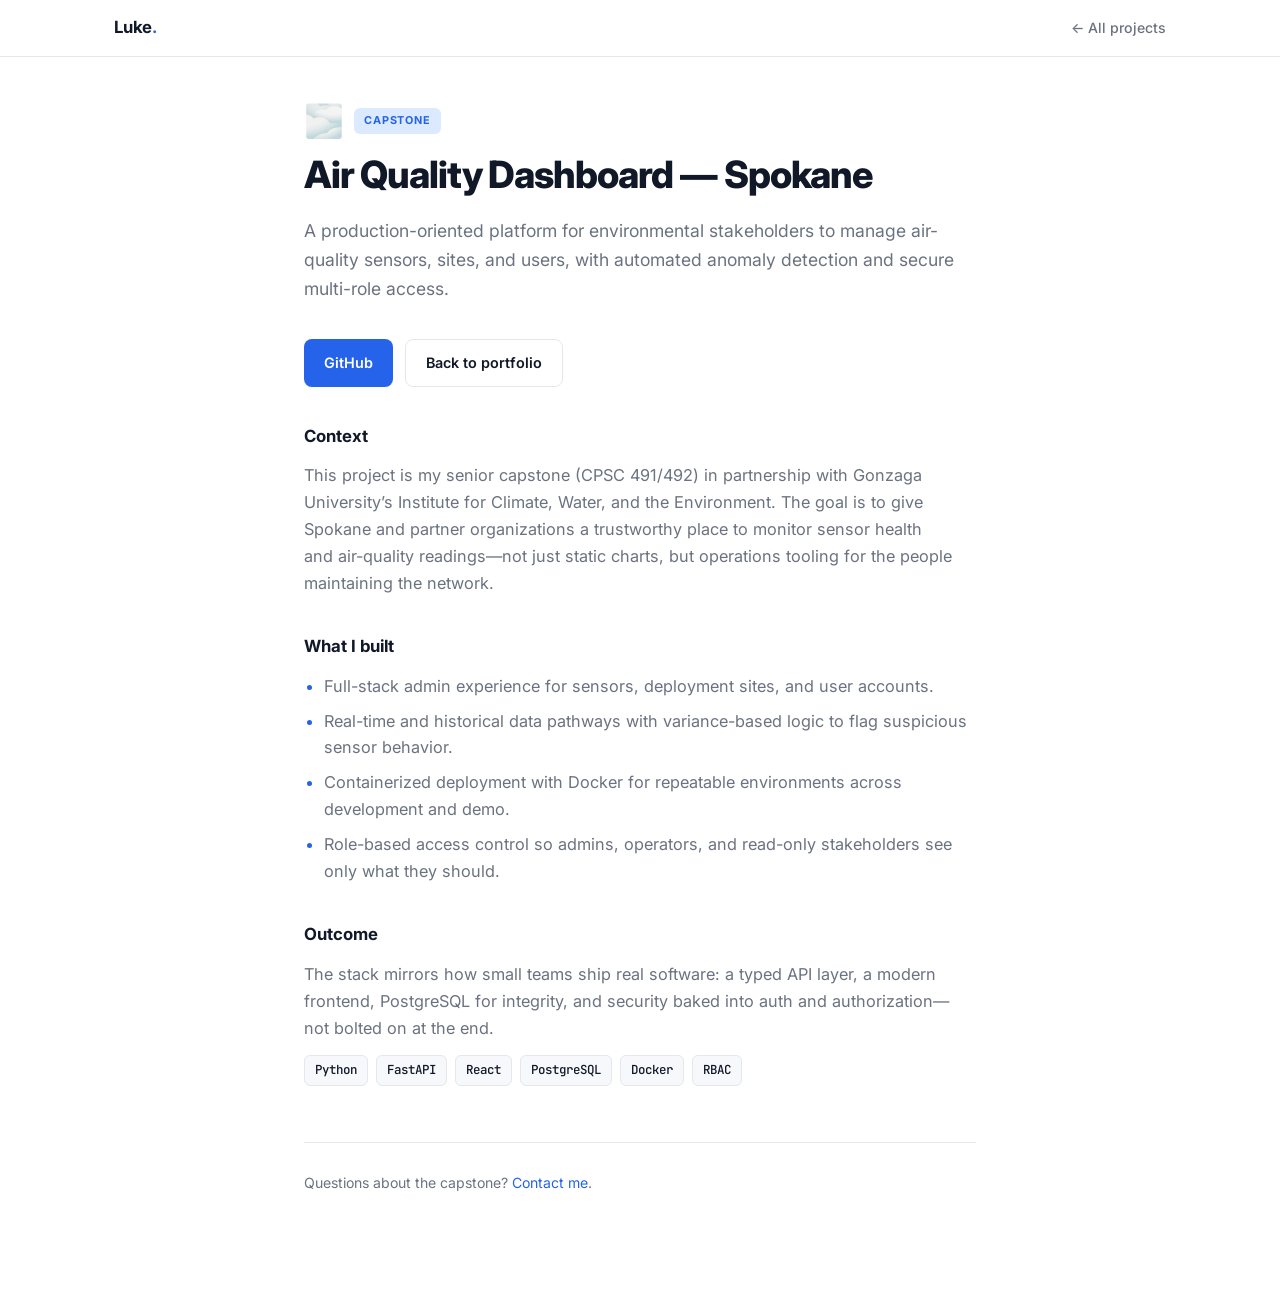
<file: projects/air-quality-dashboard.html>
<!DOCTYPE html>
<html lang="en">
<head>
  <meta charset="UTF-8" />
  <meta name="viewport" content="width=device-width, initial-scale=1.0" />
  <meta name="description" content="Air Quality Dashboard for Spokane — senior capstone with FastAPI, React, PostgreSQL, Docker, and RBAC." />
  <title>Air Quality Dashboard — Spokane | Luke Sahlin</title>
  <link rel="preconnect" href="https://fonts.googleapis.com" />
  <link rel="preconnect" href="https://fonts.gstatic.com" crossorigin />
  <link href="https://fonts.googleapis.com/css2?family=Inter:wght@400;500;600;700;800&family=JetBrains+Mono:wght@400;500&display=swap" rel="stylesheet" />
  <link rel="stylesheet" href="../project-page.css" />
</head>
<body>
  <nav class="project-topnav" aria-label="Project">
    <div class="project-topnav-inner">
      <a href="../index.html" class="project-brand">Luke<span>.</span></a>
      <a href="../index.html#projects" class="project-back">← All projects</a>
    </div>
  </nav>
  <article class="project-wrap">
    <div class="project-badge-row">
      <span class="project-icon-big" aria-hidden="true">🌫️</span>
      <span class="project-badge">Capstone</span>
    </div>
    <h1 class="project-title">Air Quality Dashboard — Spokane</h1>
    <p class="project-lead">
      A production-oriented platform for environmental stakeholders to manage air-quality sensors,
      sites, and users, with automated anomaly detection and secure multi-role access.
    </p>
    <div class="project-actions">
      <a href="https://github.com/lukesahlin" class="btn btn-primary" target="_blank" rel="noopener">GitHub</a>
      <a href="../index.html#projects" class="btn btn-outline">Back to portfolio</a>
    </div>
    <div class="project-prose">
      <h2>Context</h2>
      <p>
        This project is my senior capstone (CPSC 491/492) in partnership with Gonzaga University’s
        Institute for Climate, Water, and the Environment. The goal is to give Spokane and partner
        organizations a trustworthy place to monitor sensor health and air-quality readings—not
        just static charts, but operations tooling for the people maintaining the network.
      </p>
      <h2>What I built</h2>
      <ul>
        <li>Full-stack admin experience for sensors, deployment sites, and user accounts.</li>
        <li>Real-time and historical data pathways with variance-based logic to flag suspicious sensor behavior.</li>
        <li>Containerized deployment with Docker for repeatable environments across development and demo.</li>
        <li>Role-based access control so admins, operators, and read-only stakeholders see only what they should.</li>
      </ul>
      <h2>Outcome</h2>
      <p>
        The stack mirrors how small teams ship real software: a typed API layer, a modern frontend,
        PostgreSQL for integrity, and security baked into auth and authorization—not bolted on at the end.
      </p>
    </div>
    <div class="project-tech" aria-label="Technologies">
      <span class="tech-tag">Python</span>
      <span class="tech-tag">FastAPI</span>
      <span class="tech-tag">React</span>
      <span class="tech-tag">PostgreSQL</span>
      <span class="tech-tag">Docker</span>
      <span class="tech-tag">RBAC</span>
    </div>
    <p class="project-footer-note">Questions about the capstone? <a href="../index.html#contact">Contact me</a>.</p>
  </article>
</body>
</html>
</file>
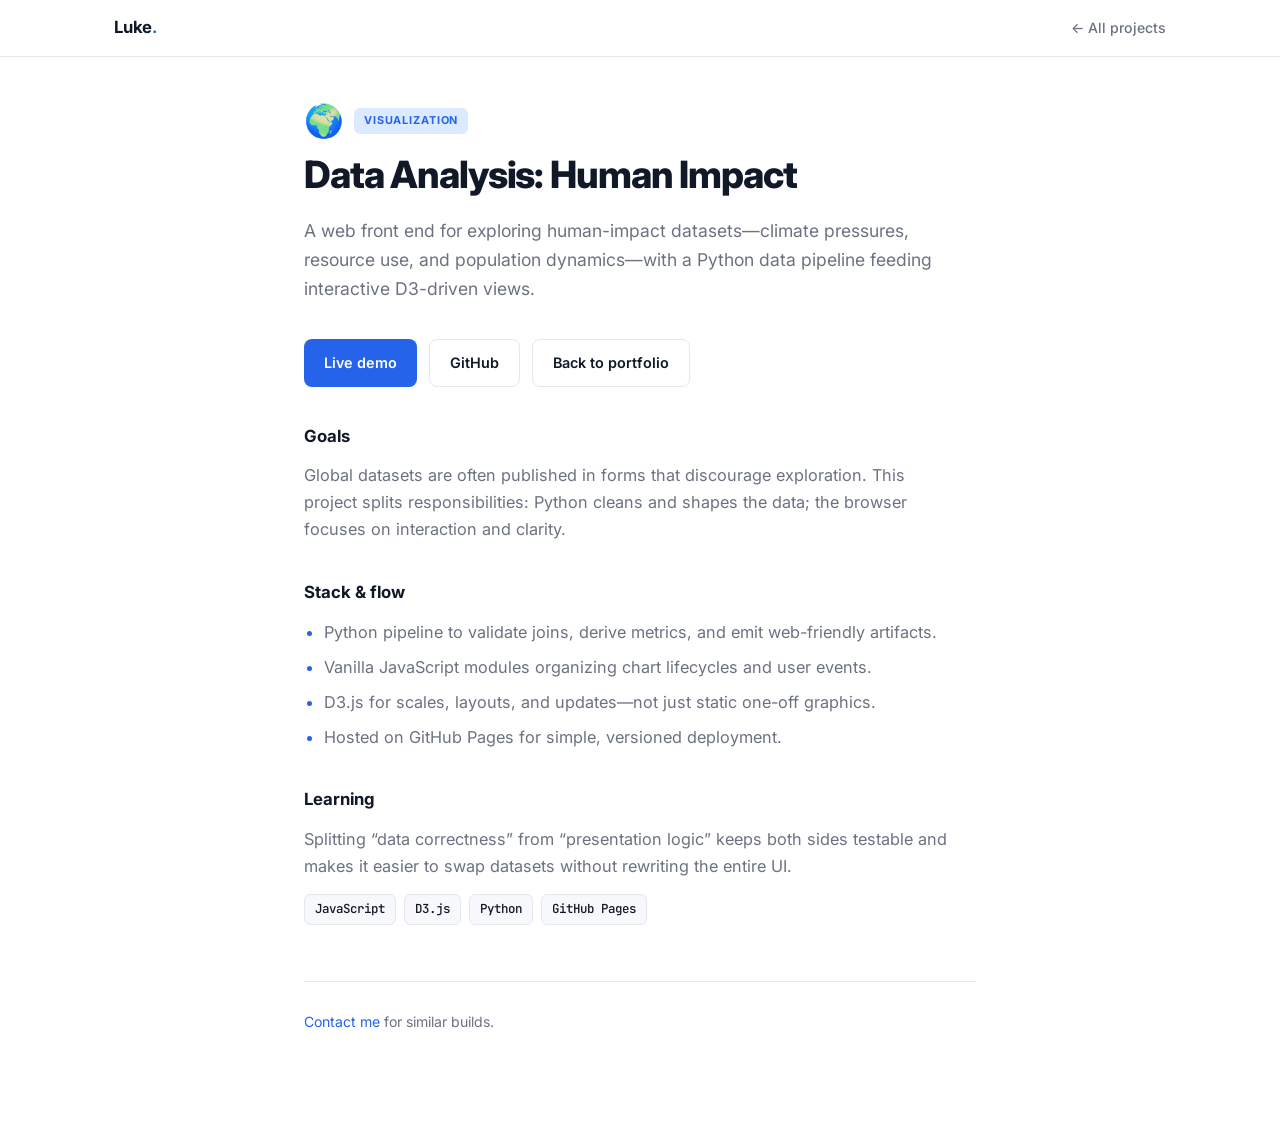
<file: projects/data-analysis-human-impact.html>
<!DOCTYPE html>
<html lang="en">
<head>
  <meta charset="UTF-8" />
  <meta name="viewport" content="width=device-width, initial-scale=1.0" />
  <meta name="description" content="Data Analysis: Human Impact — climate, resources, and population datasets with a Python pipeline and JS frontend." />
  <title>Data Analysis: Human Impact | Luke Sahlin</title>
  <link rel="preconnect" href="https://fonts.googleapis.com" />
  <link rel="preconnect" href="https://fonts.gstatic.com" crossorigin />
  <link href="https://fonts.googleapis.com/css2?family=Inter:wght@400;500;600;700;800&family=JetBrains+Mono:wght@400;500&display=swap" rel="stylesheet" />
  <link rel="stylesheet" href="../project-page.css" />
</head>
<body>
  <nav class="project-topnav" aria-label="Project">
    <div class="project-topnav-inner">
      <a href="../index.html" class="project-brand">Luke<span>.</span></a>
      <a href="../index.html#projects" class="project-back">← All projects</a>
    </div>
  </nav>
  <article class="project-wrap">
    <div class="project-badge-row">
      <span class="project-icon-big" aria-hidden="true">🌍</span>
      <span class="project-badge">Visualization</span>
    </div>
    <h1 class="project-title">Data Analysis: Human Impact</h1>
    <p class="project-lead">
      A web front end for exploring human-impact datasets—climate pressures, resource use, and population
      dynamics—with a Python data pipeline feeding interactive D3-driven views.
    </p>
    <div class="project-actions">
      <a href="https://lukesahlin.github.io/Data_Analysis_Human_Impact/" class="btn btn-primary" target="_blank" rel="noopener">Live demo</a>
      <a href="https://github.com/lukesahlin/Data_Analysis_Human_Impact" class="btn btn-outline" target="_blank" rel="noopener">GitHub</a>
      <a href="../index.html#projects" class="btn btn-outline">Back to portfolio</a>
    </div>
    <div class="project-prose">
      <h2>Goals</h2>
      <p>
        Global datasets are often published in forms that discourage exploration. This project splits
        responsibilities: Python cleans and shapes the data; the browser focuses on interaction and clarity.
      </p>
      <h2>Stack &amp; flow</h2>
      <ul>
        <li>Python pipeline to validate joins, derive metrics, and emit web-friendly artifacts.</li>
        <li>Vanilla JavaScript modules organizing chart lifecycles and user events.</li>
        <li>D3.js for scales, layouts, and updates—not just static one-off graphics.</li>
        <li>Hosted on GitHub Pages for simple, versioned deployment.</li>
      </ul>
      <h2>Learning</h2>
      <p>
        Splitting “data correctness” from “presentation logic” keeps both sides testable and makes it easier
        to swap datasets without rewriting the entire UI.
      </p>
    </div>
    <div class="project-tech" aria-label="Technologies">
      <span class="tech-tag">JavaScript</span>
      <span class="tech-tag">D3.js</span>
      <span class="tech-tag">Python</span>
      <span class="tech-tag">GitHub Pages</span>
    </div>
    <p class="project-footer-note"><a href="../index.html#contact">Contact me</a> for similar builds.</p>
  </article>
</body>
</html>
</file>
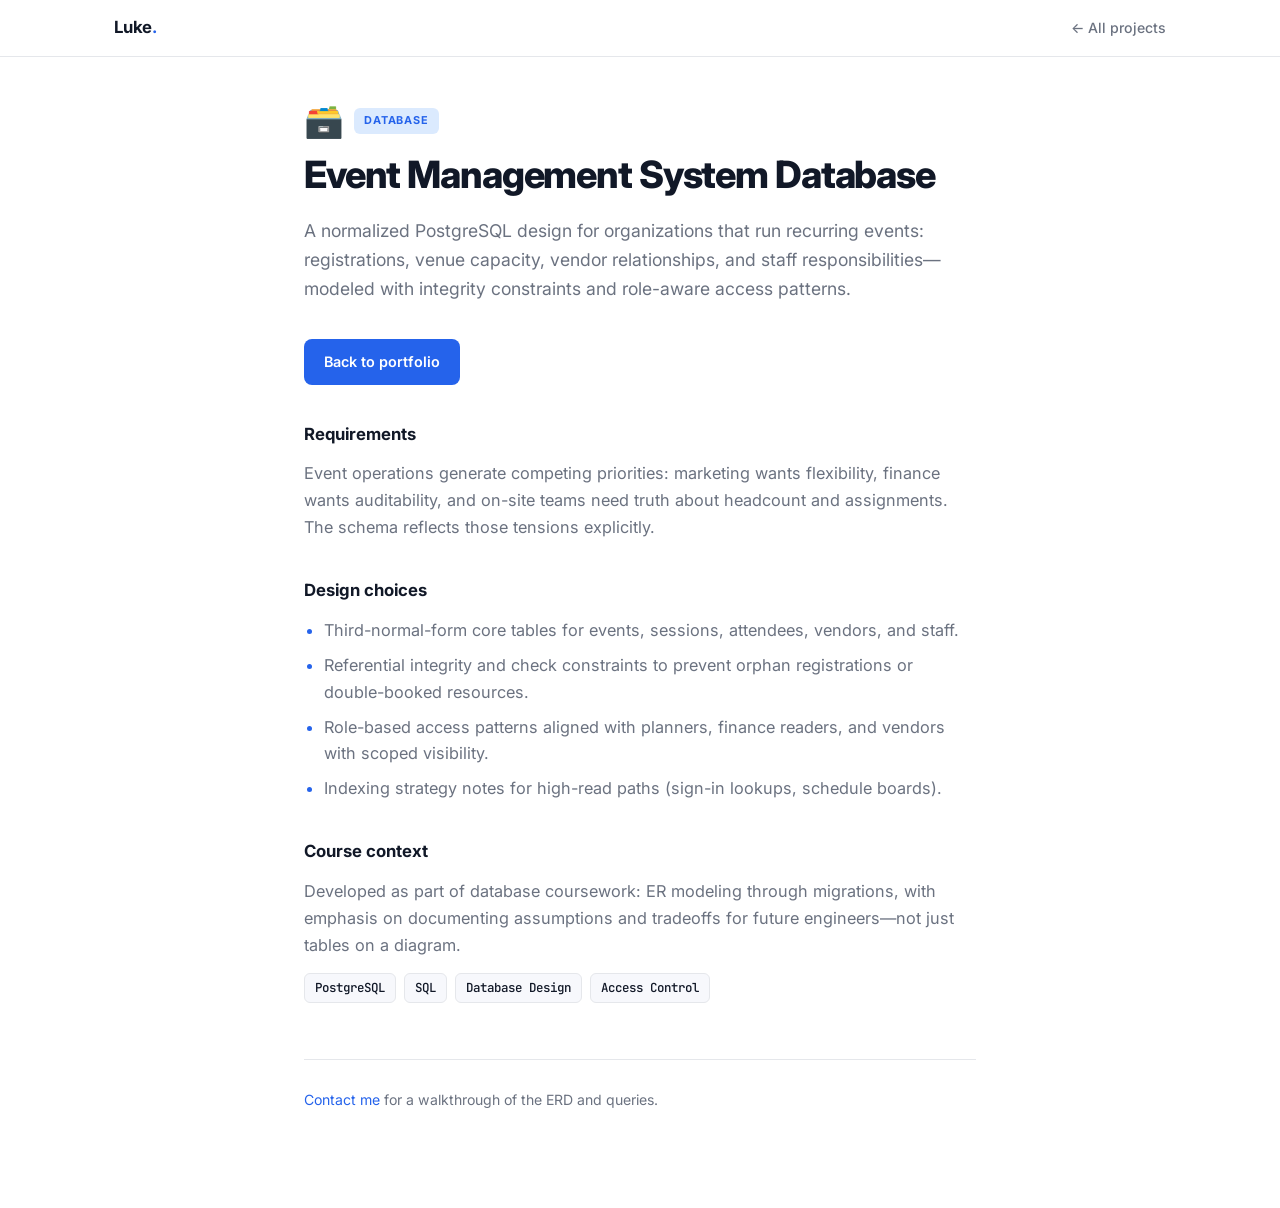
<file: projects/event-management-database.html>
<!DOCTYPE html>
<html lang="en">
<head>
  <meta charset="UTF-8" />
  <meta name="viewport" content="width=device-width, initial-scale=1.0" />
  <meta name="description" content="Event Management System Database — PostgreSQL schema for events, attendees, vendors, and access control." />
  <title>Event Management System Database | Luke Sahlin</title>
  <link rel="preconnect" href="https://fonts.googleapis.com" />
  <link rel="preconnect" href="https://fonts.gstatic.com" crossorigin />
  <link href="https://fonts.googleapis.com/css2?family=Inter:wght@400;500;600;700;800&family=JetBrains+Mono:wght@400;500&display=swap" rel="stylesheet" />
  <link rel="stylesheet" href="../project-page.css" />
</head>
<body>
  <nav class="project-topnav" aria-label="Project">
    <div class="project-topnav-inner">
      <a href="../index.html" class="project-brand">Luke<span>.</span></a>
      <a href="../index.html#projects" class="project-back">← All projects</a>
    </div>
  </nav>
  <article class="project-wrap">
    <div class="project-badge-row">
      <span class="project-icon-big" aria-hidden="true">🗃️</span>
      <span class="project-badge">Database</span>
    </div>
    <h1 class="project-title">Event Management System Database</h1>
    <p class="project-lead">
      A normalized PostgreSQL design for organizations that run recurring events: registrations, venue capacity,
      vendor relationships, and staff responsibilities—modeled with integrity constraints and role-aware access patterns.
    </p>
    <div class="project-actions">
      <a href="../index.html#projects" class="btn btn-primary">Back to portfolio</a>
    </div>
    <div class="project-prose">
      <h2>Requirements</h2>
      <p>
        Event operations generate competing priorities: marketing wants flexibility, finance wants auditability,
        and on-site teams need truth about headcount and assignments. The schema reflects those tensions explicitly.
      </p>
      <h2>Design choices</h2>
      <ul>
        <li>Third-normal-form core tables for events, sessions, attendees, vendors, and staff.</li>
        <li>Referential integrity and check constraints to prevent orphan registrations or double-booked resources.</li>
        <li>Role-based access patterns aligned with planners, finance readers, and vendors with scoped visibility.</li>
        <li>Indexing strategy notes for high-read paths (sign-in lookups, schedule boards).</li>
      </ul>
      <h2>Course context</h2>
      <p>
        Developed as part of database coursework: ER modeling through migrations, with emphasis on documenting
        assumptions and tradeoffs for future engineers—not just tables on a diagram.
      </p>
    </div>
    <div class="project-tech" aria-label="Technologies">
      <span class="tech-tag">PostgreSQL</span>
      <span class="tech-tag">SQL</span>
      <span class="tech-tag">Database Design</span>
      <span class="tech-tag">Access Control</span>
    </div>
    <p class="project-footer-note"><a href="../index.html#contact">Contact me</a> for a walkthrough of the ERD and queries.</p>
  </article>
</body>
</html>
</file>
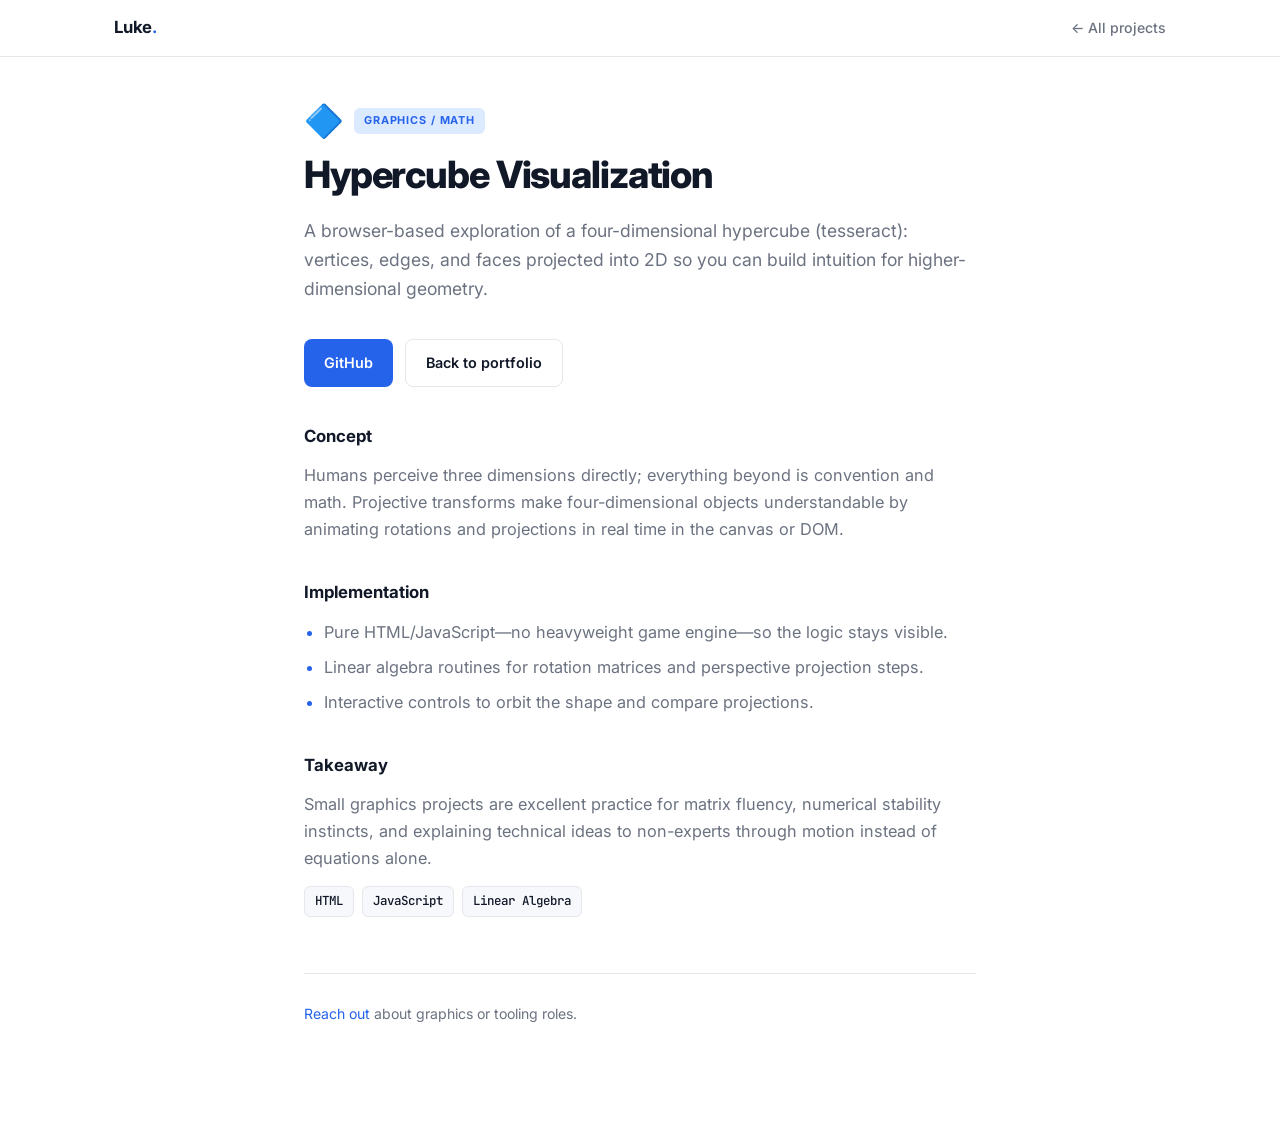
<file: projects/hypercube-visualization.html>
<!DOCTYPE html>
<html lang="en">
<head>
  <meta charset="UTF-8" />
  <meta name="viewport" content="width=device-width, initial-scale=1.0" />
  <meta name="description" content="Hypercube Visualization — interactive 4D tesseract projection in HTML and JavaScript." />
  <title>Hypercube Visualization | Luke Sahlin</title>
  <link rel="preconnect" href="https://fonts.googleapis.com" />
  <link rel="preconnect" href="https://fonts.gstatic.com" crossorigin />
  <link href="https://fonts.googleapis.com/css2?family=Inter:wght@400;500;600;700;800&family=JetBrains+Mono:wght@400;500&display=swap" rel="stylesheet" />
  <link rel="stylesheet" href="../project-page.css" />
</head>
<body>
  <nav class="project-topnav" aria-label="Project">
    <div class="project-topnav-inner">
      <a href="../index.html" class="project-brand">Luke<span>.</span></a>
      <a href="../index.html#projects" class="project-back">← All projects</a>
    </div>
  </nav>
  <article class="project-wrap">
    <div class="project-badge-row">
      <span class="project-icon-big" aria-hidden="true">🔷</span>
      <span class="project-badge">Graphics / math</span>
    </div>
    <h1 class="project-title">Hypercube Visualization</h1>
    <p class="project-lead">
      A browser-based exploration of a four-dimensional hypercube (tesseract): vertices, edges, and faces
      projected into 2D so you can build intuition for higher-dimensional geometry.
    </p>
    <div class="project-actions">
      <a href="https://github.com/lukesahlin/hypercube_visualization" class="btn btn-primary" target="_blank" rel="noopener">GitHub</a>
      <a href="../index.html#projects" class="btn btn-outline">Back to portfolio</a>
    </div>
    <div class="project-prose">
      <h2>Concept</h2>
      <p>
        Humans perceive three dimensions directly; everything beyond is convention and math. Projective
        transforms make four-dimensional objects understandable by animating rotations and projections
        in real time in the canvas or DOM.
      </p>
      <h2>Implementation</h2>
      <ul>
        <li>Pure HTML/JavaScript—no heavyweight game engine—so the logic stays visible.</li>
        <li>Linear algebra routines for rotation matrices and perspective projection steps.</li>
        <li>Interactive controls to orbit the shape and compare projections.</li>
      </ul>
      <h2>Takeaway</h2>
      <p>
        Small graphics projects are excellent practice for matrix fluency, numerical stability instincts,
        and explaining technical ideas to non-experts through motion instead of equations alone.
      </p>
    </div>
    <div class="project-tech" aria-label="Technologies">
      <span class="tech-tag">HTML</span>
      <span class="tech-tag">JavaScript</span>
      <span class="tech-tag">Linear Algebra</span>
    </div>
    <p class="project-footer-note"><a href="../index.html#contact">Reach out</a> about graphics or tooling roles.</p>
  </article>
</body>
</html>
</file>
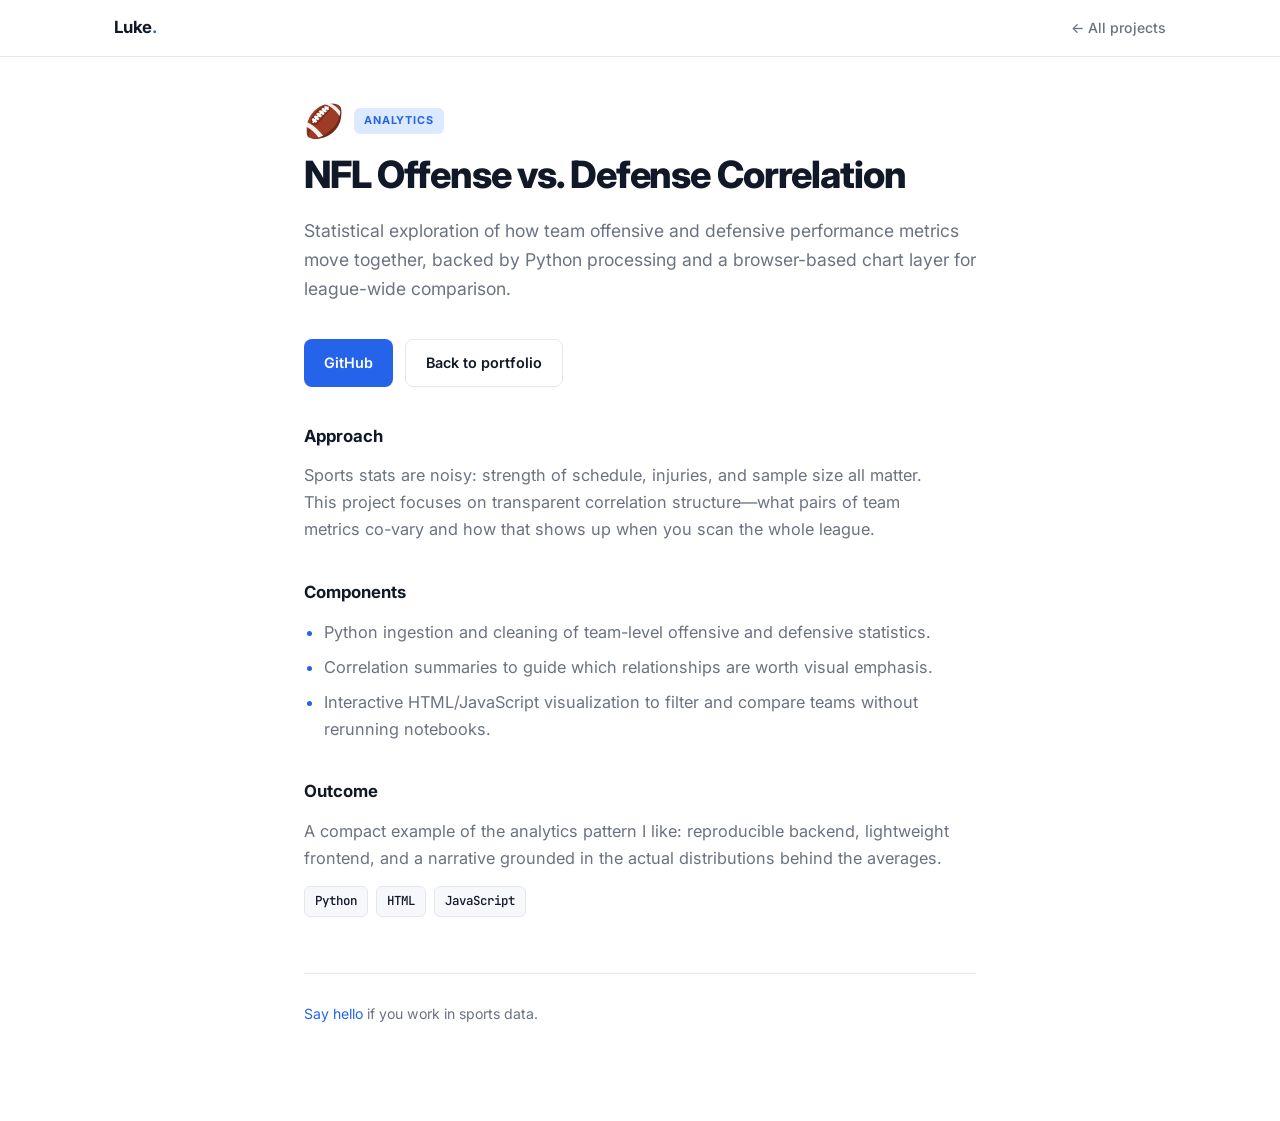
<file: projects/nfl-correlation.html>
<!DOCTYPE html>
<html lang="en">
<head>
  <meta charset="UTF-8" />
  <meta name="viewport" content="width=device-width, initial-scale=1.0" />
  <meta name="description" content="NFL offense vs defense correlation — Python analytics and interactive HTML visualization." />
  <title>NFL Offense vs. Defense Correlation | Luke Sahlin</title>
  <link rel="preconnect" href="https://fonts.googleapis.com" />
  <link rel="preconnect" href="https://fonts.gstatic.com" crossorigin />
  <link href="https://fonts.googleapis.com/css2?family=Inter:wght@400;500;600;700;800&family=JetBrains+Mono:wght@400;500&display=swap" rel="stylesheet" />
  <link rel="stylesheet" href="../project-page.css" />
</head>
<body>
  <nav class="project-topnav" aria-label="Project">
    <div class="project-topnav-inner">
      <a href="../index.html" class="project-brand">Luke<span>.</span></a>
      <a href="../index.html#projects" class="project-back">← All projects</a>
    </div>
  </nav>
  <article class="project-wrap">
    <div class="project-badge-row">
      <span class="project-icon-big" aria-hidden="true">🏈</span>
      <span class="project-badge">Analytics</span>
    </div>
    <h1 class="project-title">NFL Offense vs. Defense Correlation</h1>
    <p class="project-lead">
      Statistical exploration of how team offensive and defensive performance metrics move together,
      backed by Python processing and a browser-based chart layer for league-wide comparison.
    </p>
    <div class="project-actions">
      <a href="https://github.com/lukesahlin/nfl-offense-vs-defense-correlation" class="btn btn-primary" target="_blank" rel="noopener">GitHub</a>
      <a href="../index.html#projects" class="btn btn-outline">Back to portfolio</a>
    </div>
    <div class="project-prose">
      <h2>Approach</h2>
      <p>
        Sports stats are noisy: strength of schedule, injuries, and sample size all matter. This project
        focuses on transparent correlation structure—what pairs of team metrics co-vary and how that
        shows up when you scan the whole league.
      </p>
      <h2>Components</h2>
      <ul>
        <li>Python ingestion and cleaning of team-level offensive and defensive statistics.</li>
        <li>Correlation summaries to guide which relationships are worth visual emphasis.</li>
        <li>Interactive HTML/JavaScript visualization to filter and compare teams without rerunning notebooks.</li>
      </ul>
      <h2>Outcome</h2>
      <p>
        A compact example of the analytics pattern I like: reproducible backend, lightweight frontend,
        and a narrative grounded in the actual distributions behind the averages.
      </p>
    </div>
    <div class="project-tech" aria-label="Technologies">
      <span class="tech-tag">Python</span>
      <span class="tech-tag">HTML</span>
      <span class="tech-tag">JavaScript</span>
    </div>
    <p class="project-footer-note"><a href="../index.html#contact">Say hello</a> if you work in sports data.</p>
  </article>
</body>
</html>
</file>
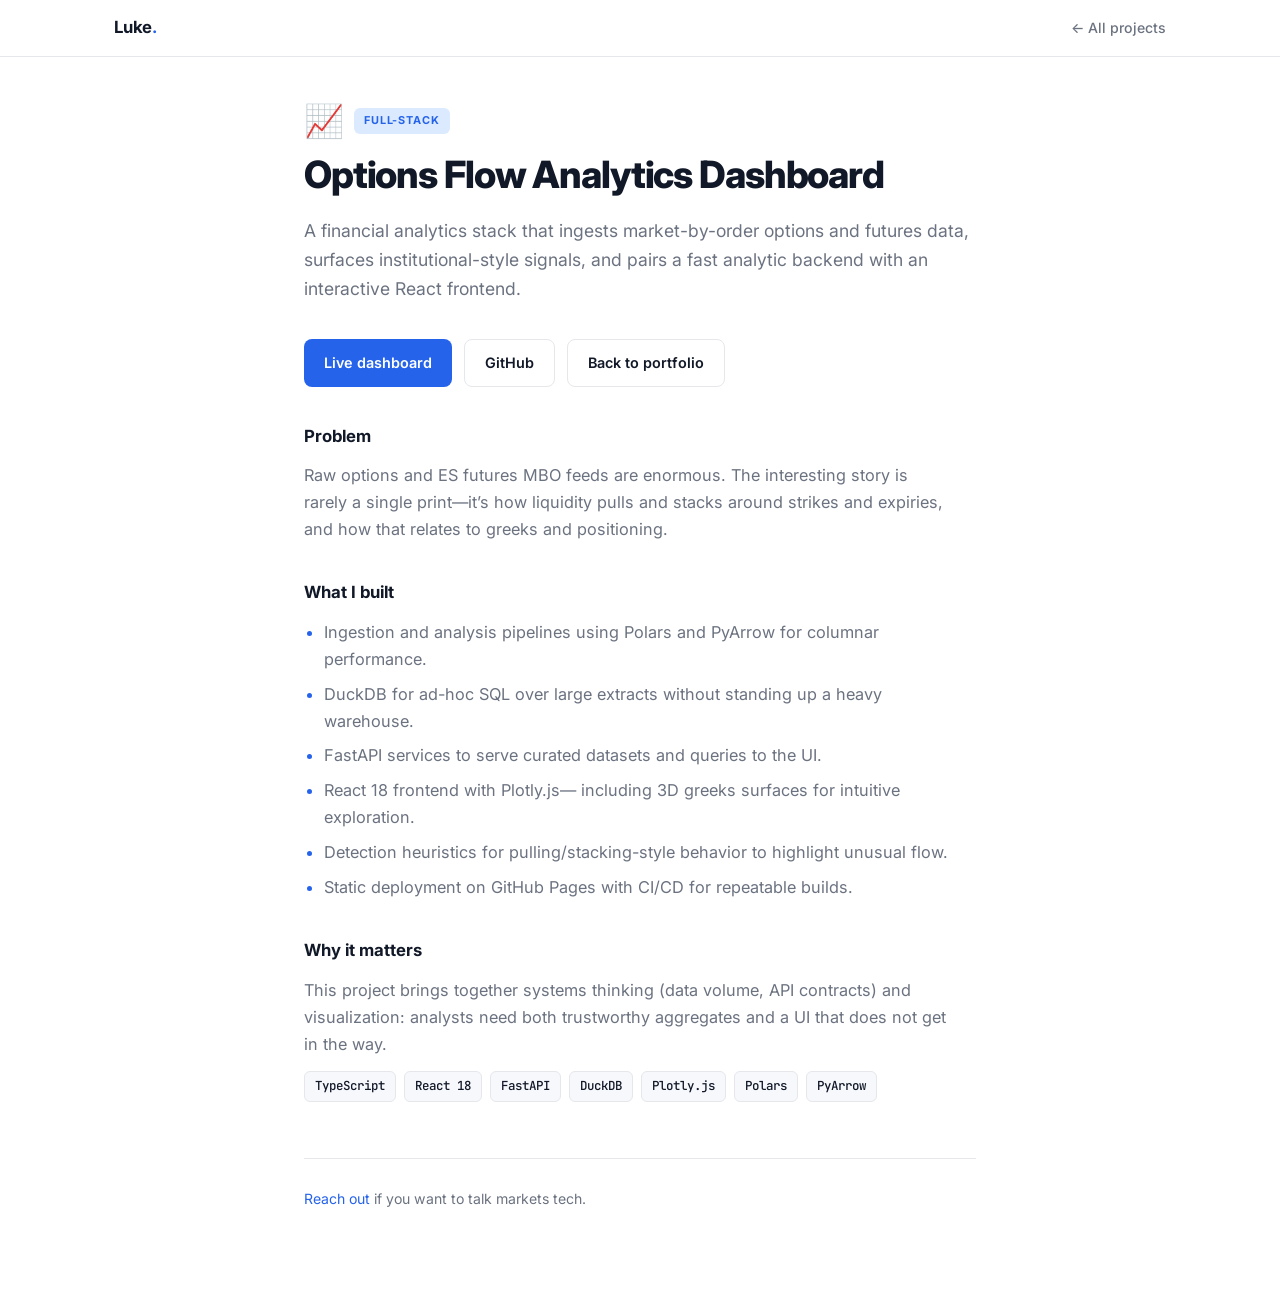
<file: projects/options-flow-analytics.html>
<!DOCTYPE html>
<html lang="en">
<head>
  <meta charset="UTF-8" />
  <meta name="viewport" content="width=device-width, initial-scale=1.0" />
  <meta name="description" content="Options Flow Analytics — ES futures and SPX options MBO data, DuckDB, FastAPI, React, Plotly." />
  <title>Options Flow Analytics Dashboard | Luke Sahlin</title>
  <link rel="preconnect" href="https://fonts.googleapis.com" />
  <link rel="preconnect" href="https://fonts.gstatic.com" crossorigin />
  <link href="https://fonts.googleapis.com/css2?family=Inter:wght@400;500;600;700;800&family=JetBrains+Mono:wght@400;500&display=swap" rel="stylesheet" />
  <link rel="stylesheet" href="../project-page.css" />
</head>
<body>
  <nav class="project-topnav" aria-label="Project">
    <div class="project-topnav-inner">
      <a href="../index.html" class="project-brand">Luke<span>.</span></a>
      <a href="../index.html#projects" class="project-back">← All projects</a>
    </div>
  </nav>
  <article class="project-wrap">
    <div class="project-badge-row">
      <span class="project-icon-big" aria-hidden="true">📈</span>
      <span class="project-badge">Full-stack</span>
    </div>
    <h1 class="project-title">Options Flow Analytics Dashboard</h1>
    <p class="project-lead">
      A financial analytics stack that ingests market-by-order options and futures data, surfaces
      institutional-style signals, and pairs a fast analytic backend with an interactive React frontend.
    </p>
    <div class="project-actions">
      <a href="https://lukesahlin.github.io/loaded_lob_project/" class="btn btn-primary" target="_blank" rel="noopener">Live dashboard</a>
      <a href="https://github.com/lukesahlin/loaded_lob_project" class="btn btn-outline" target="_blank" rel="noopener">GitHub</a>
      <a href="../index.html#projects" class="btn btn-outline">Back to portfolio</a>
    </div>
    <div class="project-prose">
      <h2>Problem</h2>
      <p>
        Raw options and ES futures MBO feeds are enormous. The interesting story is rarely a single print—it’s
        how liquidity pulls and stacks around strikes and expiries, and how that relates to greeks and positioning.
      </p>
      <h2>What I built</h2>
      <ul>
        <li>Ingestion and analysis pipelines using Polars and PyArrow for columnar performance.</li>
        <li>DuckDB for ad-hoc SQL over large extracts without standing up a heavy warehouse.</li>
        <li>FastAPI services to serve curated datasets and queries to the UI.</li>
        <li>React 18 frontend with Plotly.js— including 3D greeks surfaces for intuitive exploration.</li>
        <li>Detection heuristics for pulling/stacking-style behavior to highlight unusual flow.</li>
        <li>Static deployment on GitHub Pages with CI/CD for repeatable builds.</li>
      </ul>
      <h2>Why it matters</h2>
      <p>
        This project brings together systems thinking (data volume, API contracts) and visualization:
        analysts need both trustworthy aggregates and a UI that does not get in the way.
      </p>
    </div>
    <div class="project-tech" aria-label="Technologies">
      <span class="tech-tag">TypeScript</span>
      <span class="tech-tag">React 18</span>
      <span class="tech-tag">FastAPI</span>
      <span class="tech-tag">DuckDB</span>
      <span class="tech-tag">Plotly.js</span>
      <span class="tech-tag">Polars</span>
      <span class="tech-tag">PyArrow</span>
    </div>
    <p class="project-footer-note"><a href="../index.html#contact">Reach out</a> if you want to talk markets tech.</p>
  </article>
</body>
</html>
</file>
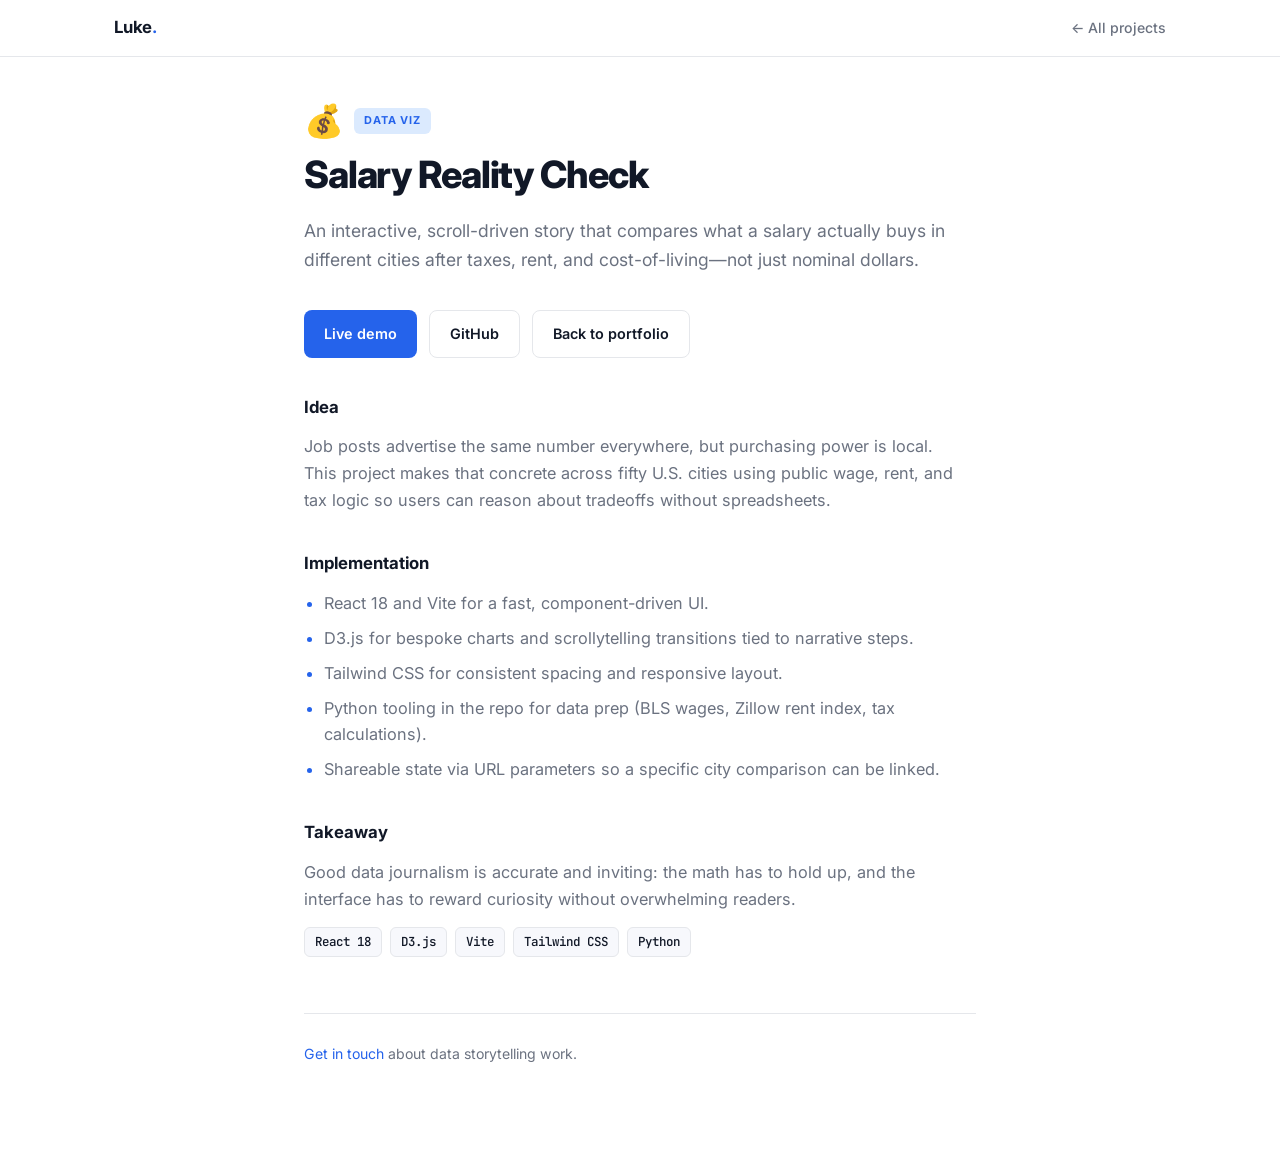
<file: projects/salary-reality-check.html>
<!DOCTYPE html>
<html lang="en">
<head>
  <meta charset="UTF-8" />
  <meta name="viewport" content="width=device-width, initial-scale=1.0" />
  <meta name="description" content="Salary Reality Check — scrollytelling viz for real purchasing power across U.S. cities." />
  <title>Salary Reality Check | Luke Sahlin</title>
  <link rel="preconnect" href="https://fonts.googleapis.com" />
  <link rel="preconnect" href="https://fonts.gstatic.com" crossorigin />
  <link href="https://fonts.googleapis.com/css2?family=Inter:wght@400;500;600;700;800&family=JetBrains+Mono:wght@400;500&display=swap" rel="stylesheet" />
  <link rel="stylesheet" href="../project-page.css" />
</head>
<body>
  <nav class="project-topnav" aria-label="Project">
    <div class="project-topnav-inner">
      <a href="../index.html" class="project-brand">Luke<span>.</span></a>
      <a href="../index.html#projects" class="project-back">← All projects</a>
    </div>
  </nav>
  <article class="project-wrap">
    <div class="project-badge-row">
      <span class="project-icon-big" aria-hidden="true">💰</span>
      <span class="project-badge">Data viz</span>
    </div>
    <h1 class="project-title">Salary Reality Check</h1>
    <p class="project-lead">
      An interactive, scroll-driven story that compares what a salary actually buys in different cities
      after taxes, rent, and cost-of-living—not just nominal dollars.
    </p>
    <div class="project-actions">
      <a href="https://lukesahlin.github.io/Salary-Reality-Check/" class="btn btn-primary" target="_blank" rel="noopener">Live demo</a>
      <a href="https://github.com/lukesahlin/Salary-Reality-Check" class="btn btn-outline" target="_blank" rel="noopener">GitHub</a>
      <a href="../index.html#projects" class="btn btn-outline">Back to portfolio</a>
    </div>
    <div class="project-prose">
      <h2>Idea</h2>
      <p>
        Job posts advertise the same number everywhere, but purchasing power is local. This project makes that
        concrete across fifty U.S. cities using public wage, rent, and tax logic so users can reason about
        tradeoffs without spreadsheets.
      </p>
      <h2>Implementation</h2>
      <ul>
        <li>React 18 and Vite for a fast, component-driven UI.</li>
        <li>D3.js for bespoke charts and scrollytelling transitions tied to narrative steps.</li>
        <li>Tailwind CSS for consistent spacing and responsive layout.</li>
        <li>Python tooling in the repo for data prep (BLS wages, Zillow rent index, tax calculations).</li>
        <li>Shareable state via URL parameters so a specific city comparison can be linked.</li>
      </ul>
      <h2>Takeaway</h2>
      <p>
        Good data journalism is accurate and inviting: the math has to hold up, and the interface has to
        reward curiosity without overwhelming readers.
      </p>
    </div>
    <div class="project-tech" aria-label="Technologies">
      <span class="tech-tag">React 18</span>
      <span class="tech-tag">D3.js</span>
      <span class="tech-tag">Vite</span>
      <span class="tech-tag">Tailwind CSS</span>
      <span class="tech-tag">Python</span>
    </div>
    <p class="project-footer-note"><a href="../index.html#contact">Get in touch</a> about data storytelling work.</p>
  </article>
</body>
</html>
</file>
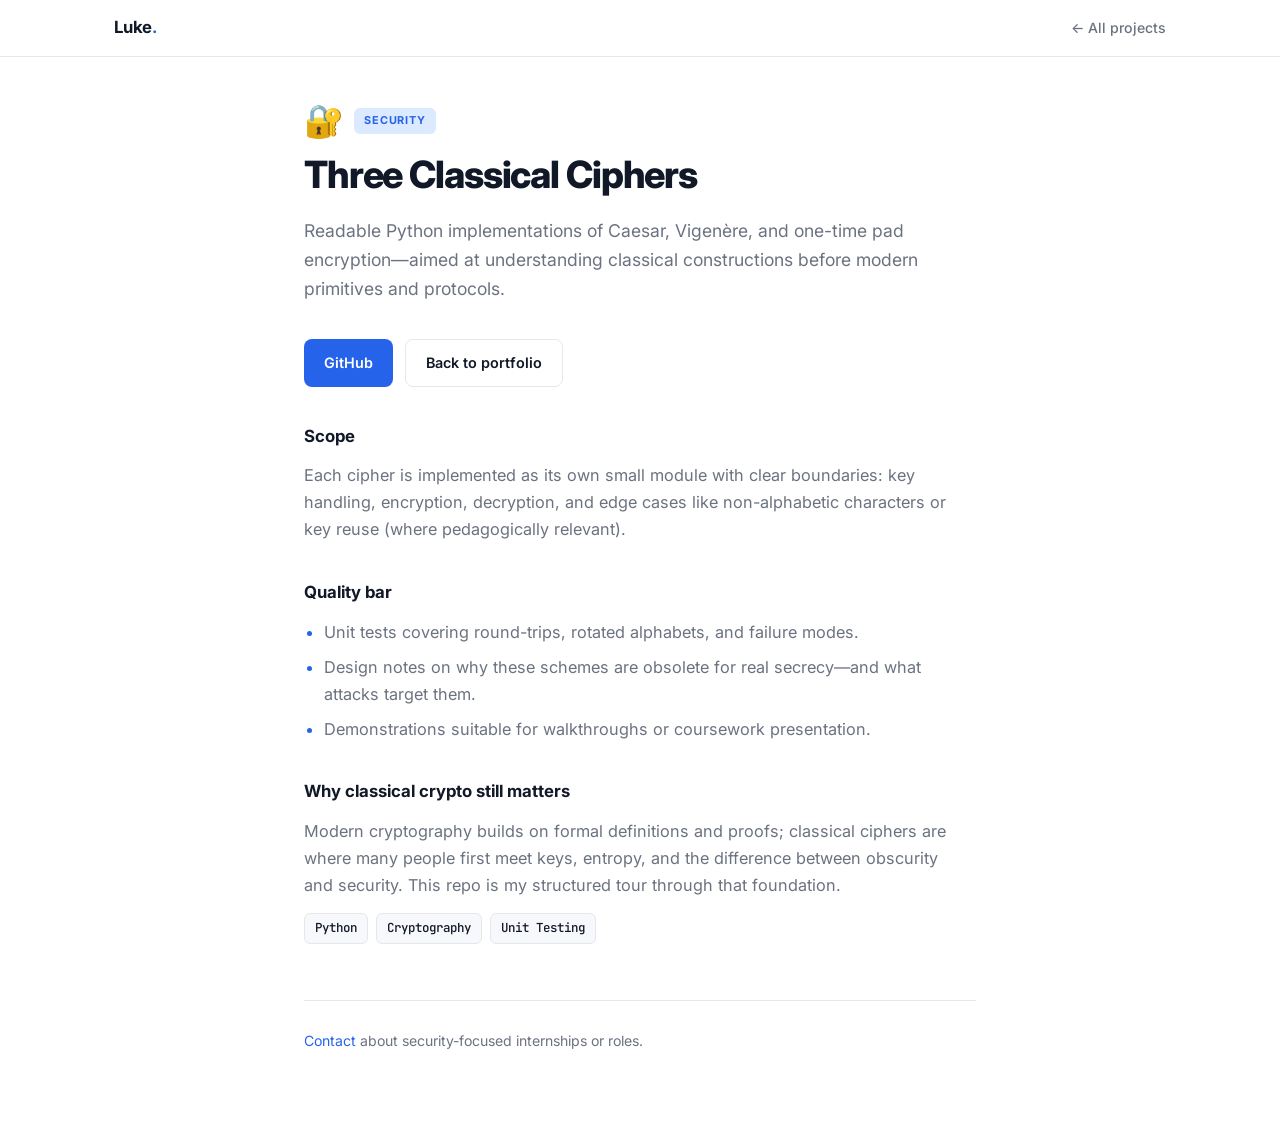
<file: projects/three-classical-ciphers.html>
<!DOCTYPE html>
<html lang="en">
<head>
  <meta charset="UTF-8" />
  <meta name="viewport" content="width=device-width, initial-scale=1.0" />
  <meta name="description" content="Three Classical Ciphers — Caesar, Vigenère, and one-time pad in Python with tests and documentation." />
  <title>Three Classical Ciphers | Luke Sahlin</title>
  <link rel="preconnect" href="https://fonts.googleapis.com" />
  <link rel="preconnect" href="https://fonts.gstatic.com" crossorigin />
  <link href="https://fonts.googleapis.com/css2?family=Inter:wght@400;500;600;700;800&family=JetBrains+Mono:wght@400;500&display=swap" rel="stylesheet" />
  <link rel="stylesheet" href="../project-page.css" />
</head>
<body>
  <nav class="project-topnav" aria-label="Project">
    <div class="project-topnav-inner">
      <a href="../index.html" class="project-brand">Luke<span>.</span></a>
      <a href="../index.html#projects" class="project-back">← All projects</a>
    </div>
  </nav>
  <article class="project-wrap">
    <div class="project-badge-row">
      <span class="project-icon-big" aria-hidden="true">🔐</span>
      <span class="project-badge">Security</span>
    </div>
    <h1 class="project-title">Three Classical Ciphers</h1>
    <p class="project-lead">
      Readable Python implementations of Caesar, Vigenère, and one-time pad encryption—aimed at understanding
      classical constructions before modern primitives and protocols.
    </p>
    <div class="project-actions">
      <a href="https://github.com/lukesahlin/three-classical-ciphers" class="btn btn-primary" target="_blank" rel="noopener">GitHub</a>
      <a href="../index.html#projects" class="btn btn-outline">Back to portfolio</a>
    </div>
    <div class="project-prose">
      <h2>Scope</h2>
      <p>
        Each cipher is implemented as its own small module with clear boundaries: key handling, encryption,
        decryption, and edge cases like non-alphabetic characters or key reuse (where pedagogically relevant).
      </p>
      <h2>Quality bar</h2>
      <ul>
        <li>Unit tests covering round-trips, rotated alphabets, and failure modes.</li>
        <li>Design notes on why these schemes are obsolete for real secrecy—and what attacks target them.</li>
        <li>Demonstrations suitable for walkthroughs or coursework presentation.</li>
      </ul>
      <h2>Why classical crypto still matters</h2>
      <p>
        Modern cryptography builds on formal definitions and proofs; classical ciphers are where many people
        first meet keys, entropy, and the difference between obscurity and security. This repo is my structured
        tour through that foundation.
      </p>
    </div>
    <div class="project-tech" aria-label="Technologies">
      <span class="tech-tag">Python</span>
      <span class="tech-tag">Cryptography</span>
      <span class="tech-tag">Unit Testing</span>
    </div>
    <p class="project-footer-note"><a href="../index.html#contact">Contact</a> about security-focused internships or roles.</p>
  </article>
</body>
</html>
</file>
<file: project-page.css>
/* Shared layout for /projects/*.html — matches index tokens */
*, *::before, *::after { box-sizing: border-box; margin: 0; padding: 0; }
:root {
  --bg: #ffffff;
  --bg-alt: #f7f8fc;
  --bg-card: #ffffff;
  --text: #111827;
  --text-muted: #6b7280;
  --accent: #2563eb;
  --accent-light: #dbeafe;
  --accent-hover: #1d4ed8;
  --border: #e5e7eb;
  --shadow: 0 1px 3px rgba(0,0,0,.06), 0 1px 2px rgba(0,0,0,.04);
  --shadow-md: 0 4px 12px rgba(0,0,0,.08), 0 2px 4px rgba(0,0,0,.04);
  --radius: 12px;
  --radius-sm: 8px;
  --transition: 0.2s ease;
  --max-w: 720px;
  --max-wide: 1100px;
}
@media (prefers-color-scheme: dark) {
  :root {
    --bg: #0c0f14;
    --bg-alt: #12161e;
    --bg-card: #161b26;
    --text: #f1f5f9;
    --text-muted: #94a3b8;
    --accent: #60a5fa;
    --accent-light: rgba(96, 165, 250, 0.15);
    --accent-hover: #93c5fd;
    --border: #2d3748;
    --shadow: 0 1px 3px rgba(0,0,0,.25);
    --shadow-md: 0 4px 16px rgba(0,0,0,.35);
  }
}
html { scroll-behavior: smooth; }
body {
  font-family: 'Inter', system-ui, sans-serif;
  background: var(--bg);
  color: var(--text);
  line-height: 1.65;
  font-size: 1.02rem;
}
a { color: var(--accent); text-decoration: none; }
a:hover { color: var(--accent-hover); }
a:focus-visible {
  outline: 2px solid var(--accent);
  outline-offset: 3px;
}
.project-topnav {
  position: sticky; top: 0; z-index: 50;
  background: var(--bg);
  background: color-mix(in srgb, var(--bg) 94%, transparent);
  backdrop-filter: blur(10px);
  -webkit-backdrop-filter: blur(10px);
  border-bottom: 1px solid var(--border);
}
.project-topnav-inner {
  max-width: var(--max-wide);
  margin: 0 auto;
  padding: 14px 24px;
  display: flex;
  align-items: center;
  justify-content: space-between;
  gap: 16px;
}
.project-brand {
  font-weight: 700;
  font-size: 1.05rem;
  color: var(--text);
  letter-spacing: -0.01em;
}
.project-brand span { color: var(--accent); }
.project-back {
  font-size: 0.88rem;
  font-weight: 500;
  color: var(--text-muted);
  white-space: nowrap;
}
.project-back:hover { color: var(--accent); }
.project-wrap {
  max-width: var(--max-w);
  margin: 0 auto;
  padding: 48px 24px 96px;
}
.project-badge-row {
  display: flex;
  flex-wrap: wrap;
  align-items: center;
  gap: 10px;
  margin-bottom: 16px;
}
.project-badge {
  font-size: 0.68rem;
  font-weight: 700;
  letter-spacing: 0.08em;
  text-transform: uppercase;
  color: var(--accent);
  background: var(--accent-light);
  padding: 4px 10px;
  border-radius: 6px;
}
.project-icon-big { font-size: 2rem; line-height: 1; }
.project-title {
  font-size: clamp(1.75rem, 4vw, 2.35rem);
  font-weight: 800;
  letter-spacing: -0.03em;
  line-height: 1.15;
  margin-bottom: 20px;
}
.project-lead {
  font-size: 1.1rem;
  color: var(--text-muted);
  margin-bottom: 32px;
  max-width: 62ch;
}
.project-prose h2 {
  font-size: 1.05rem;
  font-weight: 700;
  margin: 36px 0 12px;
  color: var(--text);
}
.project-prose p {
  color: var(--text-muted);
  margin-bottom: 14px;
  max-width: 65ch;
}
.project-prose ul {
  margin: 0 0 16px 1.2em;
  color: var(--text-muted);
}
.project-prose li { margin-bottom: 8px; }
.project-prose li::marker { color: var(--accent); }
.project-actions {
  display: flex;
  flex-wrap: wrap;
  gap: 12px;
  margin: 36px 0 28px;
}
.btn {
  display: inline-flex;
  align-items: center;
  gap: 8px;
  font-size: 0.9rem;
  font-weight: 600;
  padding: 11px 20px;
  border-radius: var(--radius-sm);
  transition: background var(--transition), transform var(--transition), border-color var(--transition);
  cursor: pointer;
  border: none;
  text-decoration: none;
}
.btn-primary {
  background: var(--accent);
  color: #fff !important;
}
.btn-primary:hover {
  background: var(--accent-hover);
  color: #fff !important;
  transform: translateY(-1px);
}
.btn-outline {
  background: transparent;
  color: var(--text) !important;
  border: 1.5px solid var(--border);
}
.btn-outline:hover {
  border-color: var(--accent);
  color: var(--accent) !important;
}
.project-tech {
  display: flex;
  flex-wrap: wrap;
  gap: 8px;
  margin-top: 8px;
}
.tech-tag {
  font-size: 0.78rem;
  font-weight: 500;
  background: var(--bg-alt);
  color: var(--text);
  border: 1px solid var(--border);
  padding: 4px 10px;
  border-radius: 6px;
  font-family: 'JetBrains Mono', ui-monospace, monospace;
}
.project-footer-note {
  margin-top: 56px;
  padding-top: 28px;
  border-top: 1px solid var(--border);
  font-size: 0.88rem;
  color: var(--text-muted);
}
</file>
